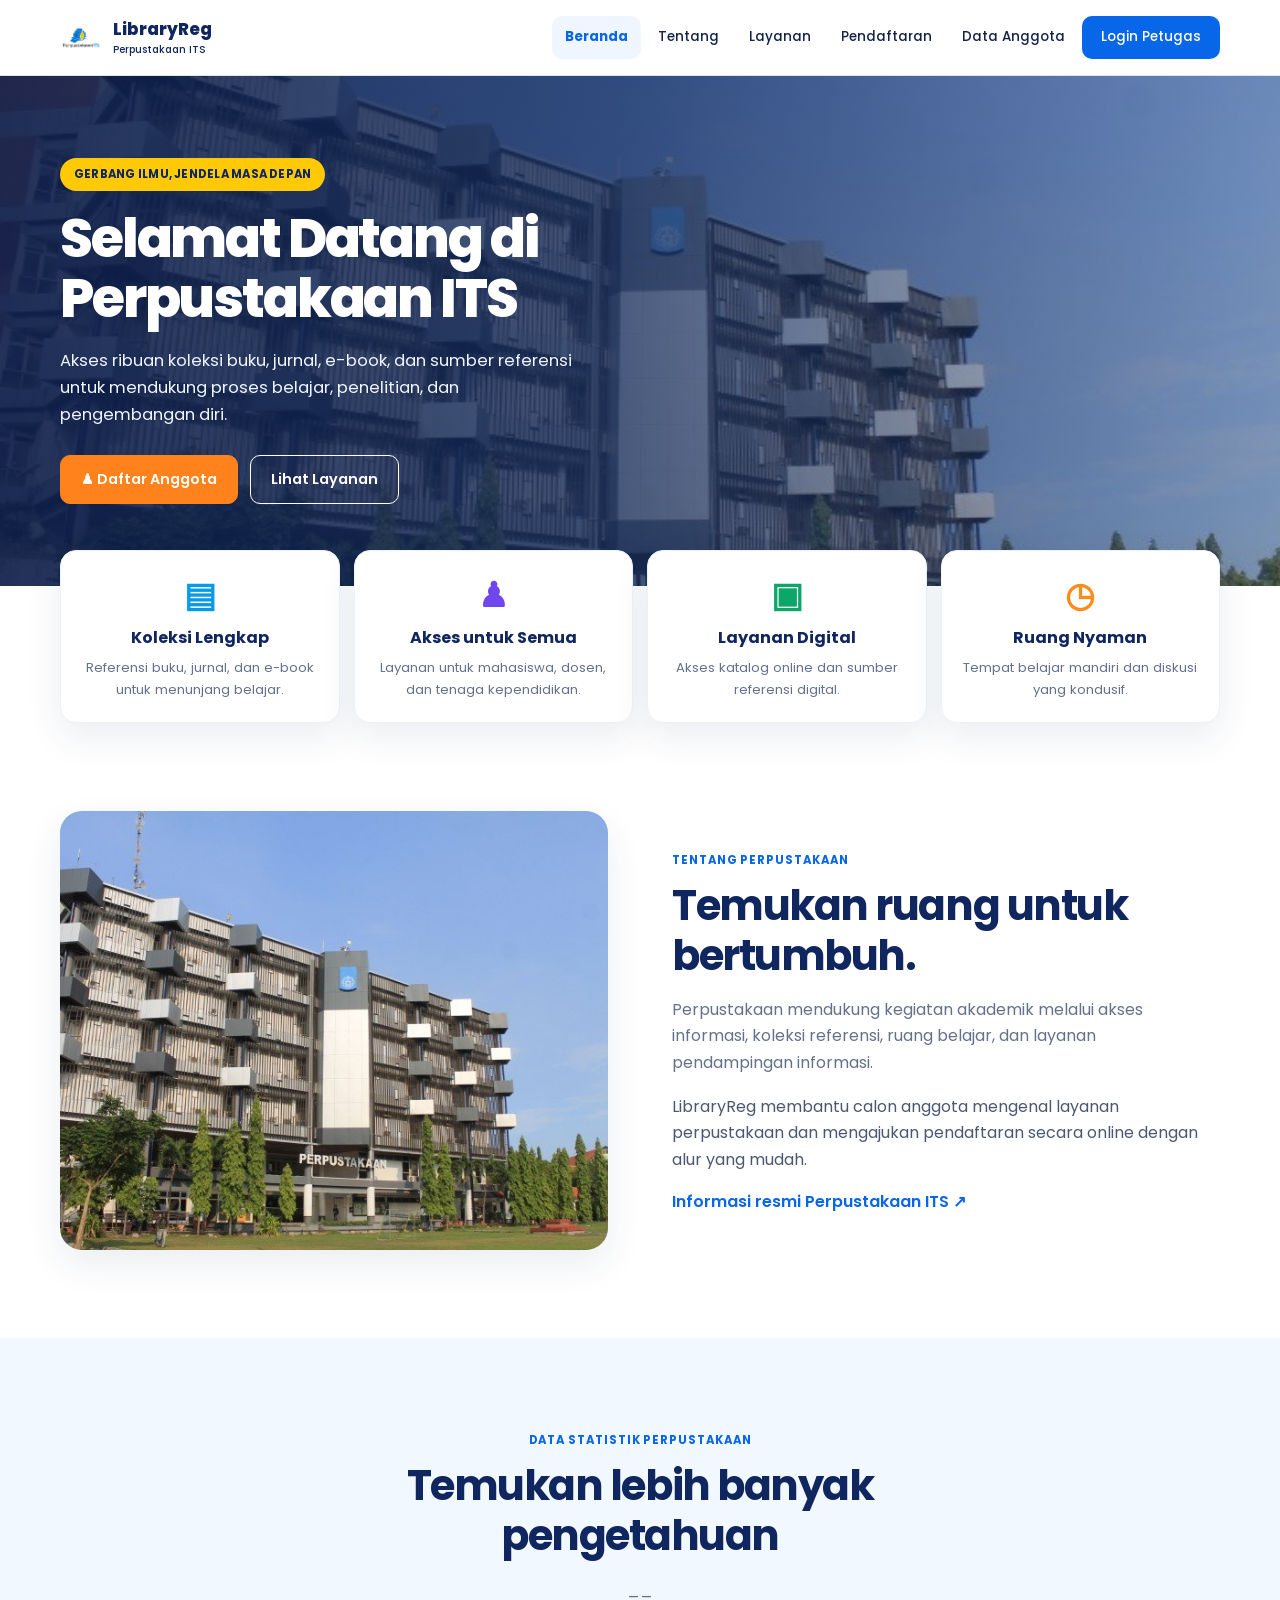
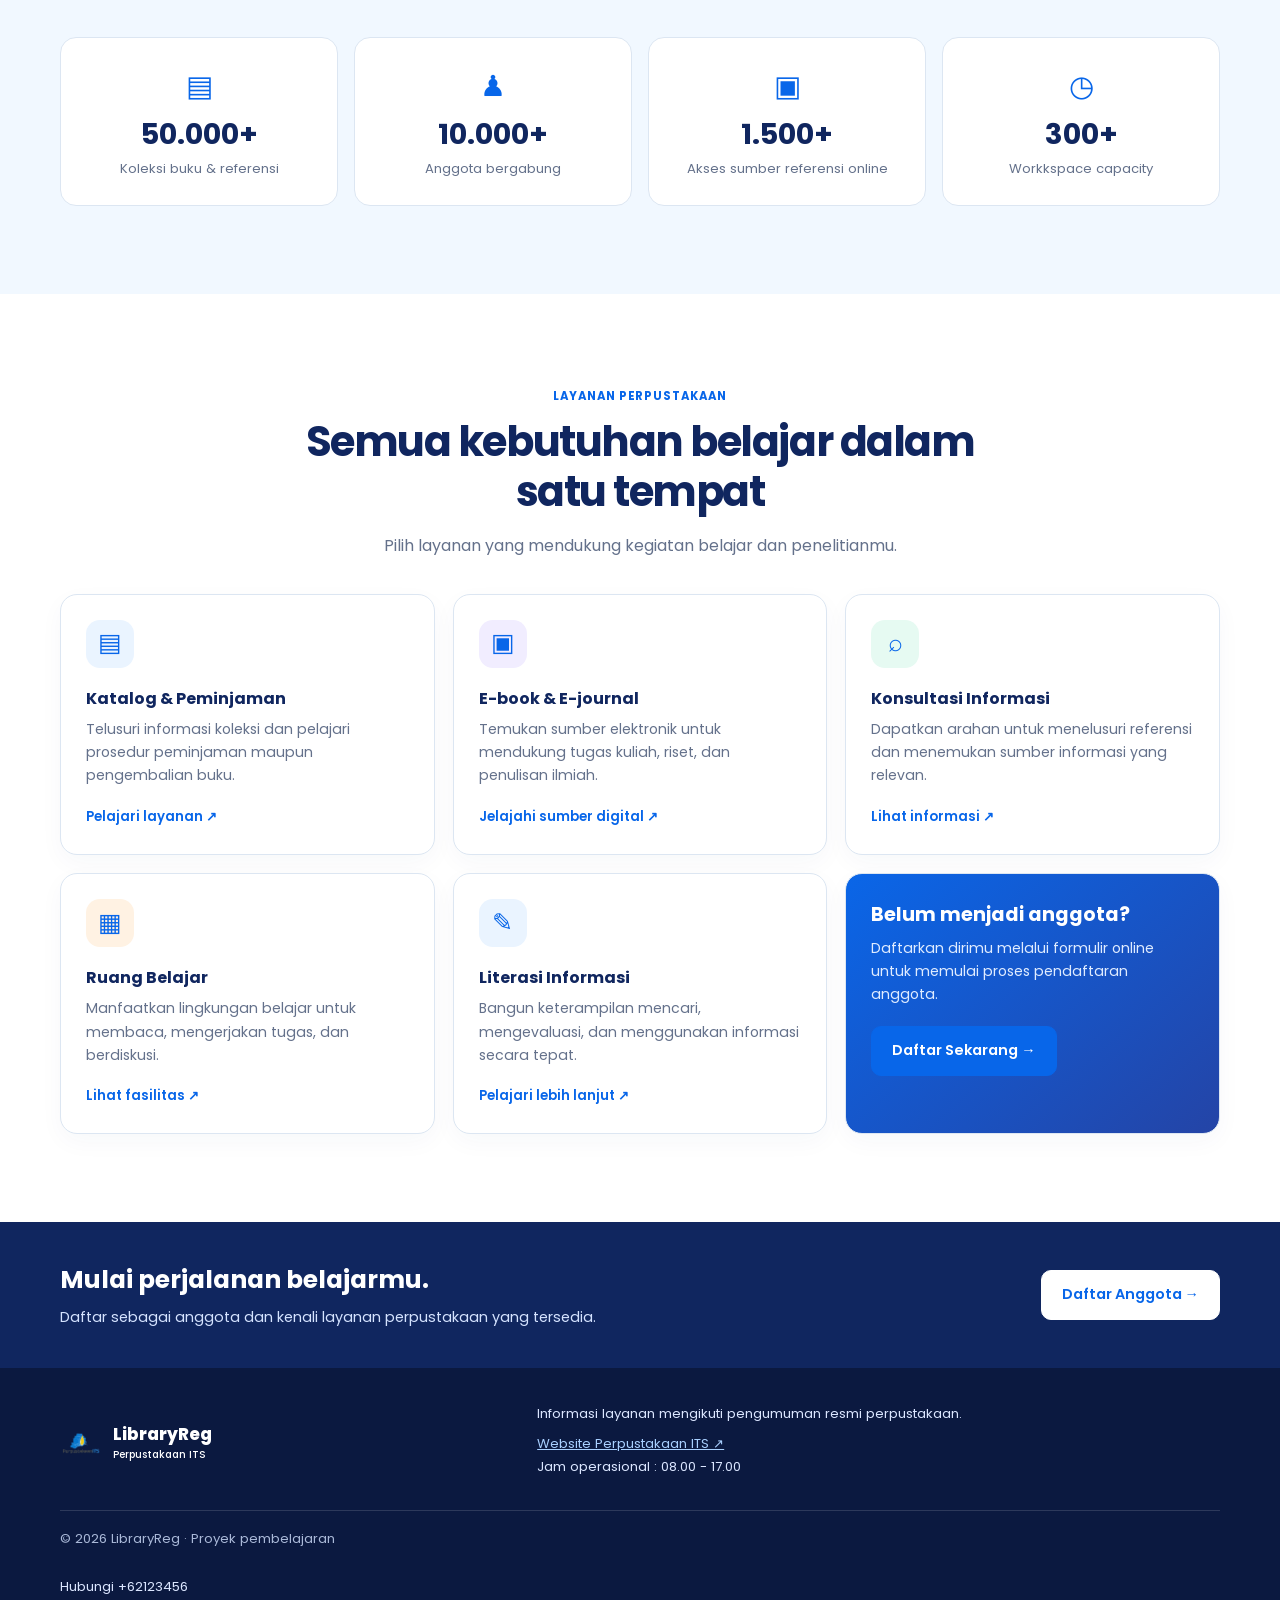
<file: ETS/index.html>
<!DOCTYPE html>
<html lang="id">
<head>
  <meta charset="UTF-8">
  <meta name="viewport" content="width=device-width, initial-scale=1">
  <meta name="description" content="LibraryReg — informasi dan pendaftaran anggota perpustakaan.">
  <title>Beranda | LibraryReg</title>
  <link rel="preconnect" href="https://fonts.googleapis.com">
  <link rel="preconnect" href="https://fonts.gstatic.com" crossorigin>
  <link href="https://fonts.googleapis.com/css2?family=Poppins:wght@400;500;600;700;800&display=swap" rel="stylesheet">
  <link rel="stylesheet" href="style.css">
</head>
<body>
  <header class="navbar">
    <div class="container navbar__inner">
      <a class="brand" href="index.html">
        <img src="image/logo.png" alt="perpustakaan">
        <span>
          <b>LibraryReg</b>
          <small>Perpustakaan ITS</small>
        </span>
      </a>
      <button class="nav-toggle" id="navToggle" aria-label="Buka menu" aria-expanded="false" aria-controls="navMenu">
        <span></span>
      </button>
      <nav>
        <ul class="nav-menu" id="navMenu">
          <li><a class="active" href="index.html">Beranda</a></li>
          <li><a href="#tentang">Tentang</a></li>
          <li><a href="#layanan">Layanan</a></li>
          <li><a href="formreg.html">Pendaftaran</a></li>
          <li><a href="memberlist.html">Data Anggota</a></li>
          <li><a class="nav-login" href="login.html">Login Petugas</a></li>
        </ul>
      </nav>
    </div>
  </header>

  <main>
    <section class="hero">
      <div class="container hero__inner">
        <div class="hero__content">
          <span class="hero__tag">GERBANG ILMU, JENDELA MASA DEPAN</span>
          <h1>Selamat Datang di<br>Perpustakaan ITS</h1>
          <p>Akses ribuan koleksi buku, jurnal, e-book, dan sumber referensi untuk mendukung proses belajar, penelitian, dan pengembangan diri.</p>
          <div class="hero__actions">
            <a class="btn" href="formreg.html">♟ Daftar Anggota</a>
            <a class="btn btn--outline" href="#layanan">Lihat Layanan</a>
          </div>
        </div>
      </div>
    </section>

    <section class="feature-strip" aria-label="Keunggulan perpustakaan">
      <div class="container feature-grid">
        <article class="feature-card">
          <span class="feature-icon blue">▤</span>
          <h3>Koleksi Lengkap</h3>
          <p>Referensi buku, jurnal, dan e-book untuk menunjang belajar.</p>
        </article>
        <article class="feature-card">
          <span class="feature-icon purple">♟</span>
          <h3>Akses untuk Semua</h3>
          <p>Layanan untuk mahasiswa, dosen, dan tenaga kependidikan.</p>
        </article>
        <article class="feature-card">
          <span class="feature-icon green">▣</span>
          <h3>Layanan Digital</h3>
          <p>Akses katalog online dan sumber referensi digital.</p>
        </article>
        <article class="feature-card">
          <span class="feature-icon orange">◷</span>
          <h3>Ruang Nyaman</h3>
          <p>Tempat belajar mandiri dan diskusi yang kondusif.</p>
        </article>
      </div>
    </section>

    <section class="section" id="tentang">
      <div class="container split">
        <div class="photo-frame">
          <img src="image/perpustakaan.jpeg" alt="Suasana ruang perpustakaan dengan koleksi buku">
        </div>
        <div>
          <span class="eyebrow">TENTANG PERPUSTAKAAN</span>
          <h2 class="section-title">Temukan ruang untuk bertumbuh.</h2>
          <p class="section-lead">Perpustakaan mendukung kegiatan akademik melalui akses informasi, koleksi referensi, ruang belajar, dan layanan pendampingan informasi.</p>
          <p>LibraryReg membantu calon anggota mengenal layanan perpustakaan dan mengajukan pendaftaran secara online dengan alur yang mudah.</p>
          <a class="text-link" href="https://www.its.ac.id/perpustakaan/" target="_blank" rel="noopener">Informasi resmi Perpustakaan ITS ↗</a>
        </div>
      </div>
    </section>

    <section class="section section--tint" id="statistik">
      <div class="container">
        <div class="section-heading">
          <span class="eyebrow">DATA STATISTIK PERPUSTAKAAN</span>
          <h2 class="section-title">Temukan lebih banyak pengetahuan</h2>
          <p class="section-lead">__</p>
        </div>
        <div class="stats-grid">
          <article class="stat-card">
            <span class="stat-icon">▤</span>
            <strong>50.000+</strong>
            <span>Koleksi buku & referensi</span>
          </article>
          <article class="stat-card">
            <span class="stat-icon">♟</span>
            <strong id="memberStat">10.000+</strong>
            <span>Anggota bergabung</span>
          </article>
          <article class="stat-card">
            <span class="stat-icon">▣</span>
            <strong>1.500+</strong>
            <span>Akses sumber referensi online</span>
          </article>
          <article class="stat-card">
            <span class="stat-icon">◷</span>
            <strong>300+</strong>
            <span>Workkspace capacity</span>
          </article>
        </div>
      </div>
    </section>

    <section class="section" id="layanan">
      <div class="container">
        <div class="section-heading">
          <span class="eyebrow">LAYANAN PERPUSTAKAAN</span>
          <h2 class="section-title">Semua kebutuhan belajar dalam satu tempat</h2>
          <p class="section-lead">Pilih layanan yang mendukung kegiatan belajar dan penelitianmu.</p>
        </div>
        <div class="service-grid">
          <article class="service-card">
            <span class="service-icon">▤</span>
            <h3>Katalog & Peminjaman</h3>
            <p>Telusuri informasi koleksi dan pelajari prosedur peminjaman maupun pengembalian buku.</p>
            <a href="https://www.its.ac.id/perpustakaan/" target="_blank" rel="noopener">Pelajari layanan ↗</a>
          </article>
          <article class="service-card">
            <span class="service-icon purple">▣</span>
            <h3>E-book & E-journal</h3>
            <p>Temukan sumber elektronik untuk mendukung tugas kuliah, riset, dan penulisan ilmiah.</p>
            <a href="https://www.its.ac.id/perpustakaan/" target="_blank" rel="noopener">Jelajahi sumber digital ↗</a>
          </article>
          <article class="service-card">
            <span class="service-icon green">⌕</span>
            <h3>Konsultasi Informasi</h3>
            <p>Dapatkan arahan untuk menelusuri referensi dan menemukan sumber informasi yang relevan.</p>
            <a href="https://www.its.ac.id/perpustakaan/" target="_blank" rel="noopener">Lihat informasi ↗</a>
          </article>
          <article class="service-card">
            <span class="service-icon orange">▦</span>
            <h3>Ruang Belajar</h3>
            <p>Manfaatkan lingkungan belajar untuk membaca, mengerjakan tugas, dan berdiskusi.</p>
            <a href="https://www.its.ac.id/perpustakaan/" target="_blank" rel="noopener">Lihat fasilitas ↗</a>
          </article>
          <article class="service-card">
            <span class="service-icon">✎</span>
            <h3>Literasi Informasi</h3>
            <p>Bangun keterampilan mencari, mengevaluasi, dan menggunakan informasi secara tepat.</p>
            <a href="https://www.its.ac.id/perpustakaan/" target="_blank" rel="noopener">Pelajari lebih lanjut ↗</a>
          </article>
          <article class="service-card service-cta">
            <h3>Belum menjadi anggota?</h3>
            <p>Daftarkan dirimu melalui formulir online untuk memulai proses pendaftaran anggota.</p>
            <a class="btn" href="formreg.html">Daftar Sekarang →</a>
          </article>
        </div>
      </div>
    </section>

    <section class="join-banner">
      <div class="container join-inner">
        <div>
          <h2>Mulai perjalanan belajarmu.</h2>
          <p>Daftar sebagai anggota dan kenali layanan perpustakaan yang tersedia.</p>
        </div>
        <a class="btn btn--white" href="formreg.html">Daftar Anggota →</a>
      </div>
    </section>
  </main>

  <footer class="footer">
    <div class="container footer-inner">
      <a class="brand brand--footer" href="index.html">
        <img src="image/logo.png" alt="">
        <span>
          <b>LibraryReg</b>
          <small>Perpustakaan ITS</small>
        </span>
      </a>
      <div>
        <p>Informasi layanan mengikuti pengumuman resmi perpustakaan.</p>
        <a href="https://www.its.ac.id/perpustakaan/" target="_blank" rel="noopener">Website Perpustakaan ITS ↗</a>
        <p>Jam operasional : 08.00 - 17.00</p>
      </div>
      <p class="copyright">© 2026 LibraryReg · Proyek pembelajaran</p>
      <p>Hubungi +62123456</p>
    </div>
  </footer >
  <script src="script.js"></script>
</body>
</html>
</file>
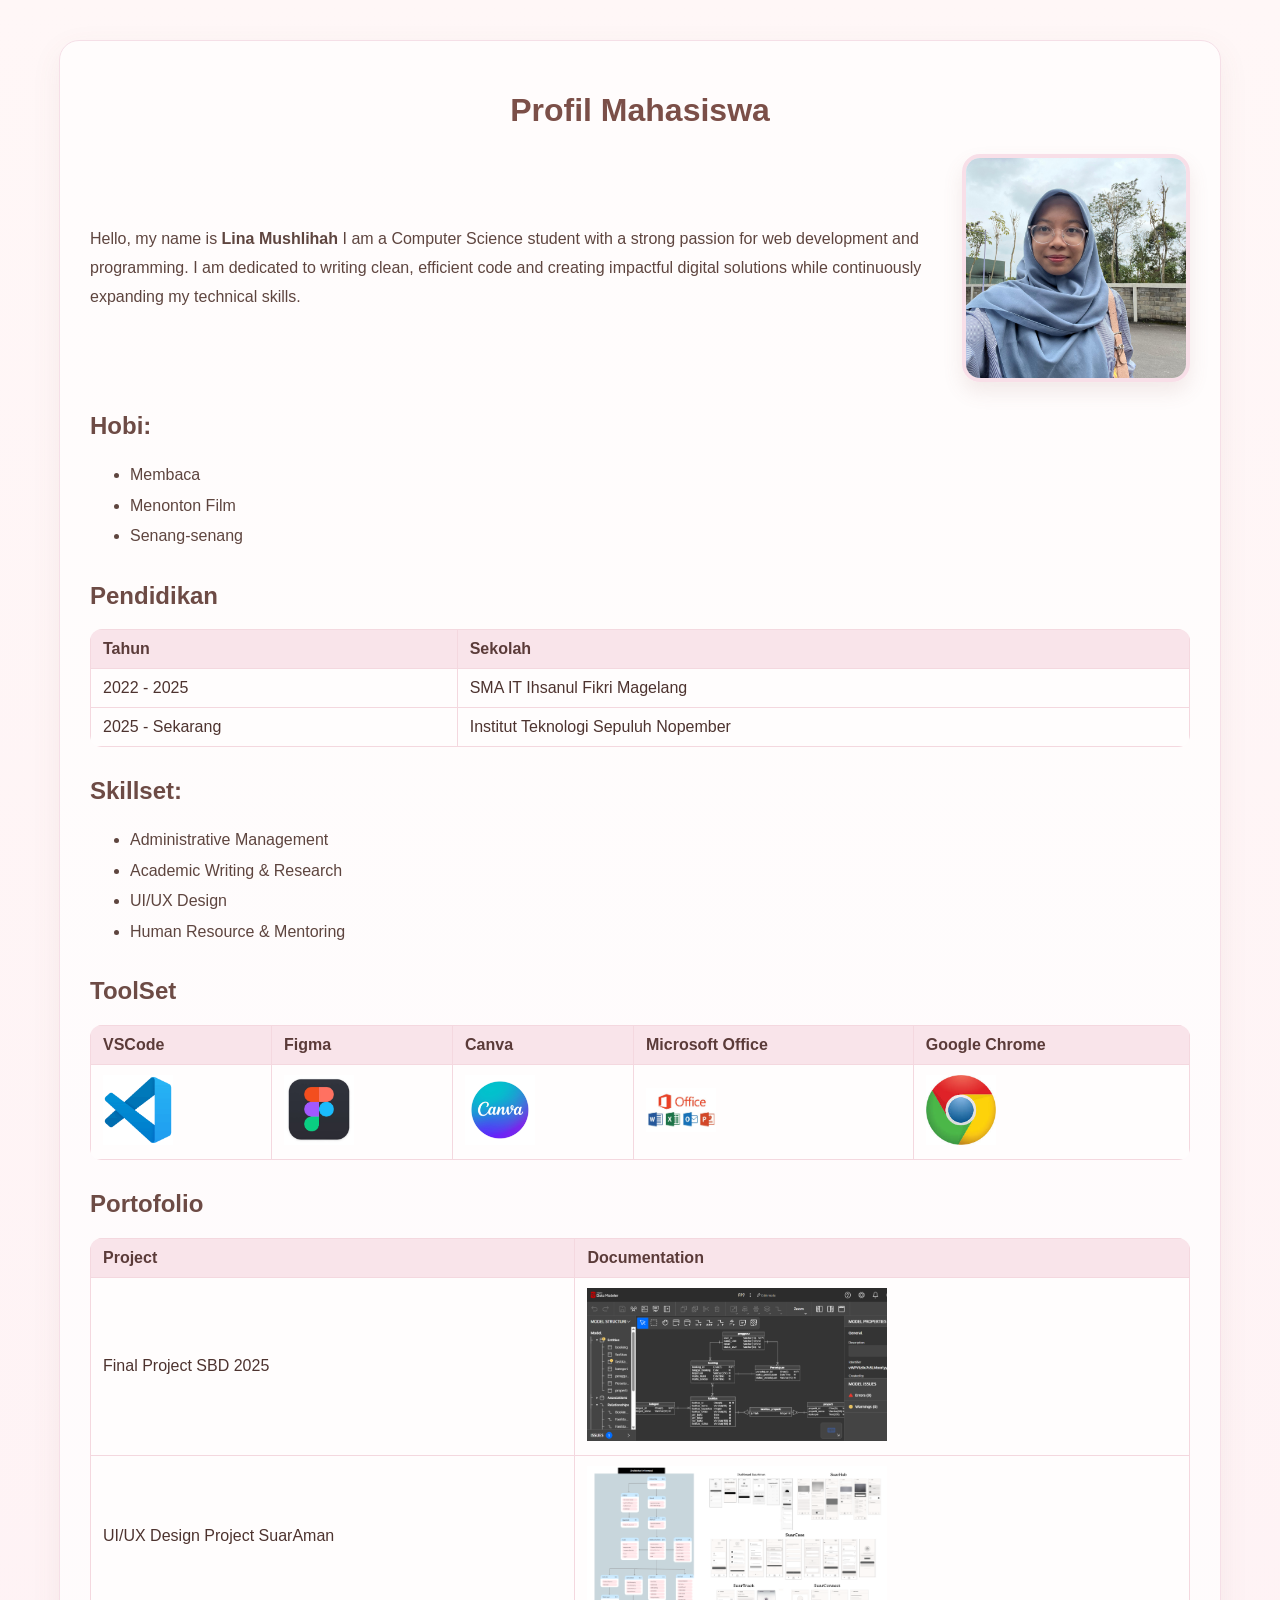
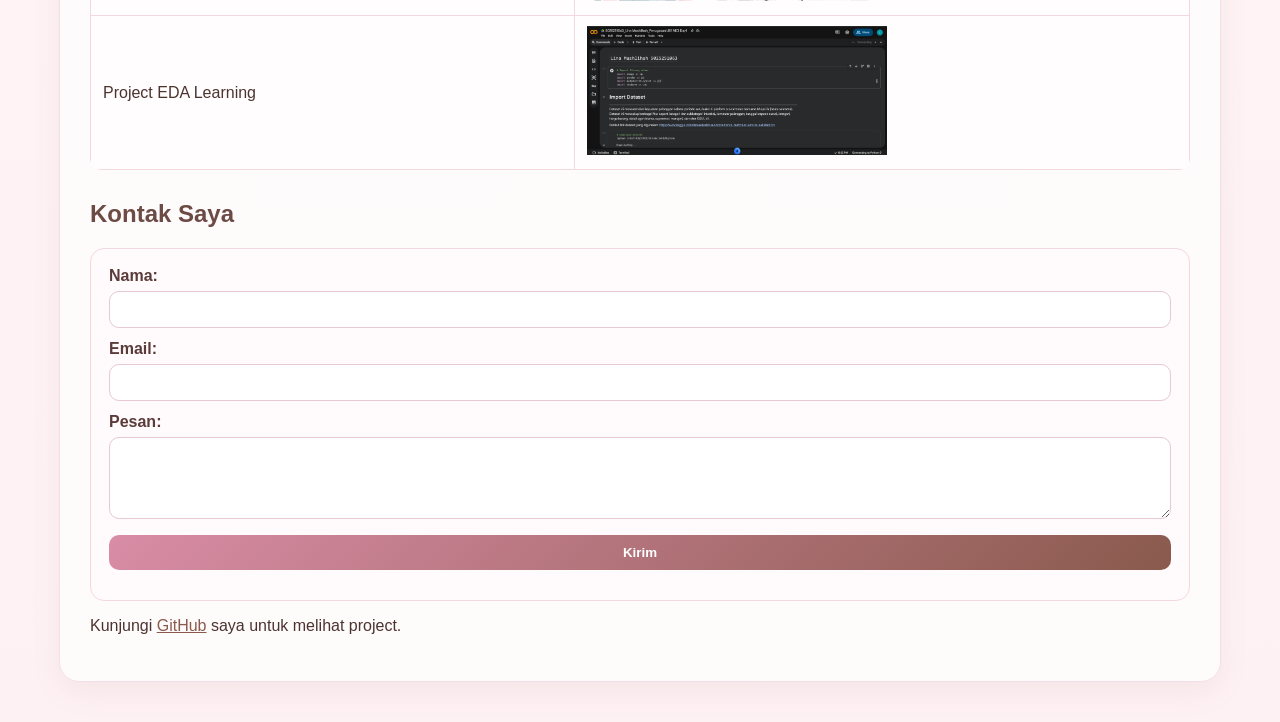
<file: Week-2_HTML-CSS/index.html>
<!DOCTYPE html>
<html>
<head>
    <title>Profil Saya</title>
    <link rel="stylesheet" href="style.css">
    </head>
<body>
    <div class="container">
        <h1>Profil Mahasiswa</h1>

        <div class="intro">
            <p>Hello, my name is <b>Lina Mushlihah</b> 
                I am a Computer Science student with a strong passion for web development and programming. 
                I am dedicated to writing clean, efficient code and creating impactful digital solutions while continuously expanding my technical skills.</p>
            <img class="profile-img" src="./assets/linapic6.jpeg" alt="Foto Profil">

        </div>

        <h2>Hobi:</h2>
        <ul>
            <li>Membaca</li>
            <li>Menonton Film</li>
            <li>Senang-senang</li>
        </ul>

        <h2>Pendidikan</h2>
        <table>
            <tr>
                <th>Tahun</th>
                <th>Sekolah</th>
            </tr>
            <tr>
                <td>2022 - 2025</td>
                <td>SMA IT Ihsanul Fikri Magelang</td>
            </tr>
            <tr>
                <td>2025 - Sekarang</td>
                <td>Institut Teknologi Sepuluh Nopember</td>
            </tr>
        </table>

        <h2>Skillset:</h2>
        <ul>
            <li>Administrative Management</li>
            <li>Academic Writing & Research</li>
            <li>UI/UX Design</li>
            <li>Human Resource & Mentoring</li>
        </ul>

        <h2>ToolSet</h2>
        <table class="tool-table">
            <tr>
                <th>VSCode</th>
                <th>Figma</th>
                <th>Canva</th>
                <th>Microsoft Office</th>
                <th>Google Chrome</th>
            </tr>
            <tr>
                <td><img src="./assets/vscode.png" alt="vscode"></td>
                <td><img src="./assets/figma.jpeg" alt="figma"></td>
                <td><img src="./assets/canva.jpeg" alt="canva"></td>
                <td><img src="./assets/microsoft.jpeg" alt="microsoft"></td>
                <td><img src="./assets/chrome.jpeg" alt="chrome"></td>
            </tr>
        </table>

        <h2>Portofolio</h2>
        <table>
            <tr>
                <th>Project</th>
                <th>Documentation</th>
            </tr>
            <tr>
                <td>Final Project SBD 2025</td>
                <td><img src="./assets/FPSBD.png" alt="cdm" width="300"></td>
            </tr>
            <tr>
                <td>UI/UX Design Project SuarAman</td>
                <td><img src="./assets/SuarAman.png" alt="uiux" width="300"></td>
            </tr>
            <tr>
                <td>Project EDA Learning</td>
                <td><img src="./assets/EDA_MCI.png" alt="eda" width="300"></td>
            </tr>
        </table>

        <h2>Kontak Saya</h2>
        <form action="https://formspree.io/f/xzebkqjb" method="POST"> 
        <label>Nama:</label>
        <input type="text" name="nama" required>
        
        <label>Email:</label>
        <input type="email" name="email" required>
        
        <label>Pesan:</label>
        <textarea name="pesan" rows="4" cols="30" required></textarea>
        
        <input type="submit" value="Kirim">
        </form>

        <p>Kunjungi <a href="https://github.com/linamushlihah/Pemrograman-Web-B">GitHub</a> saya untuk melihat project.</p>
    </div>
</body>
</html>
</file>
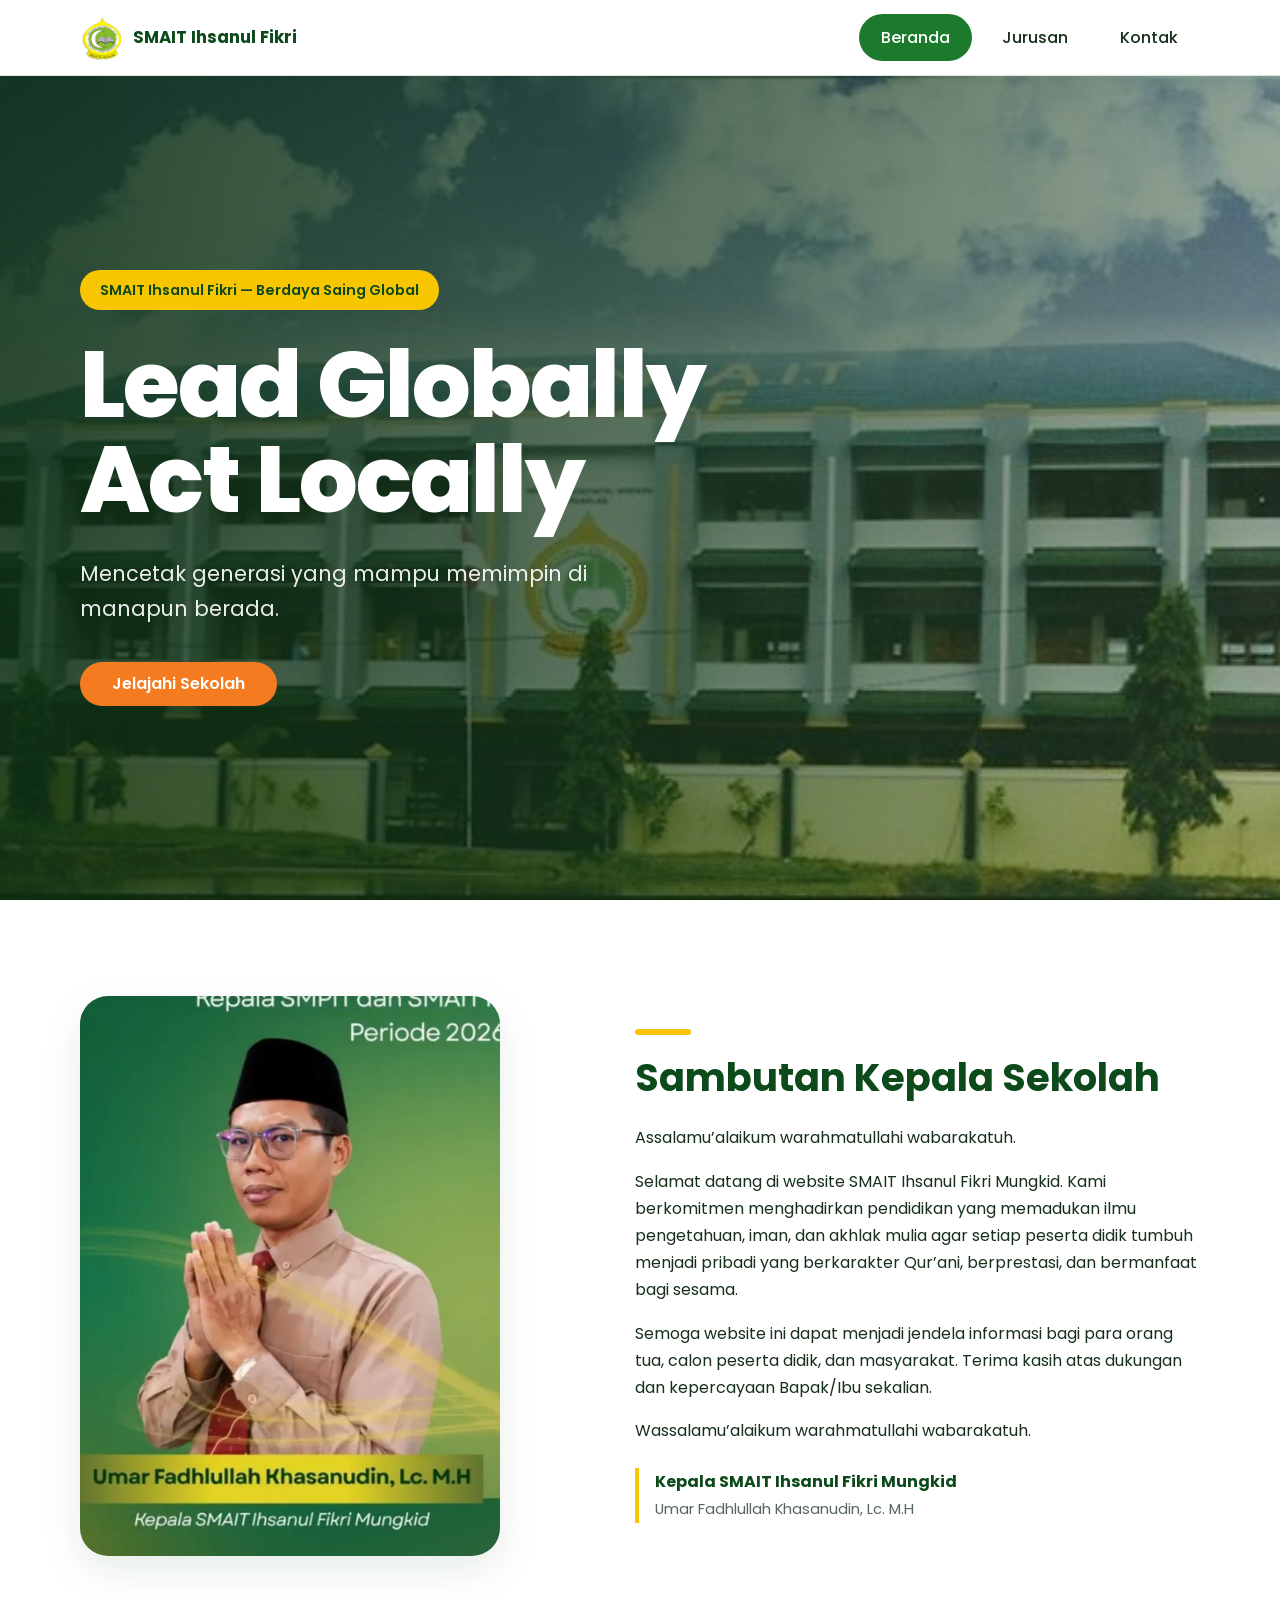
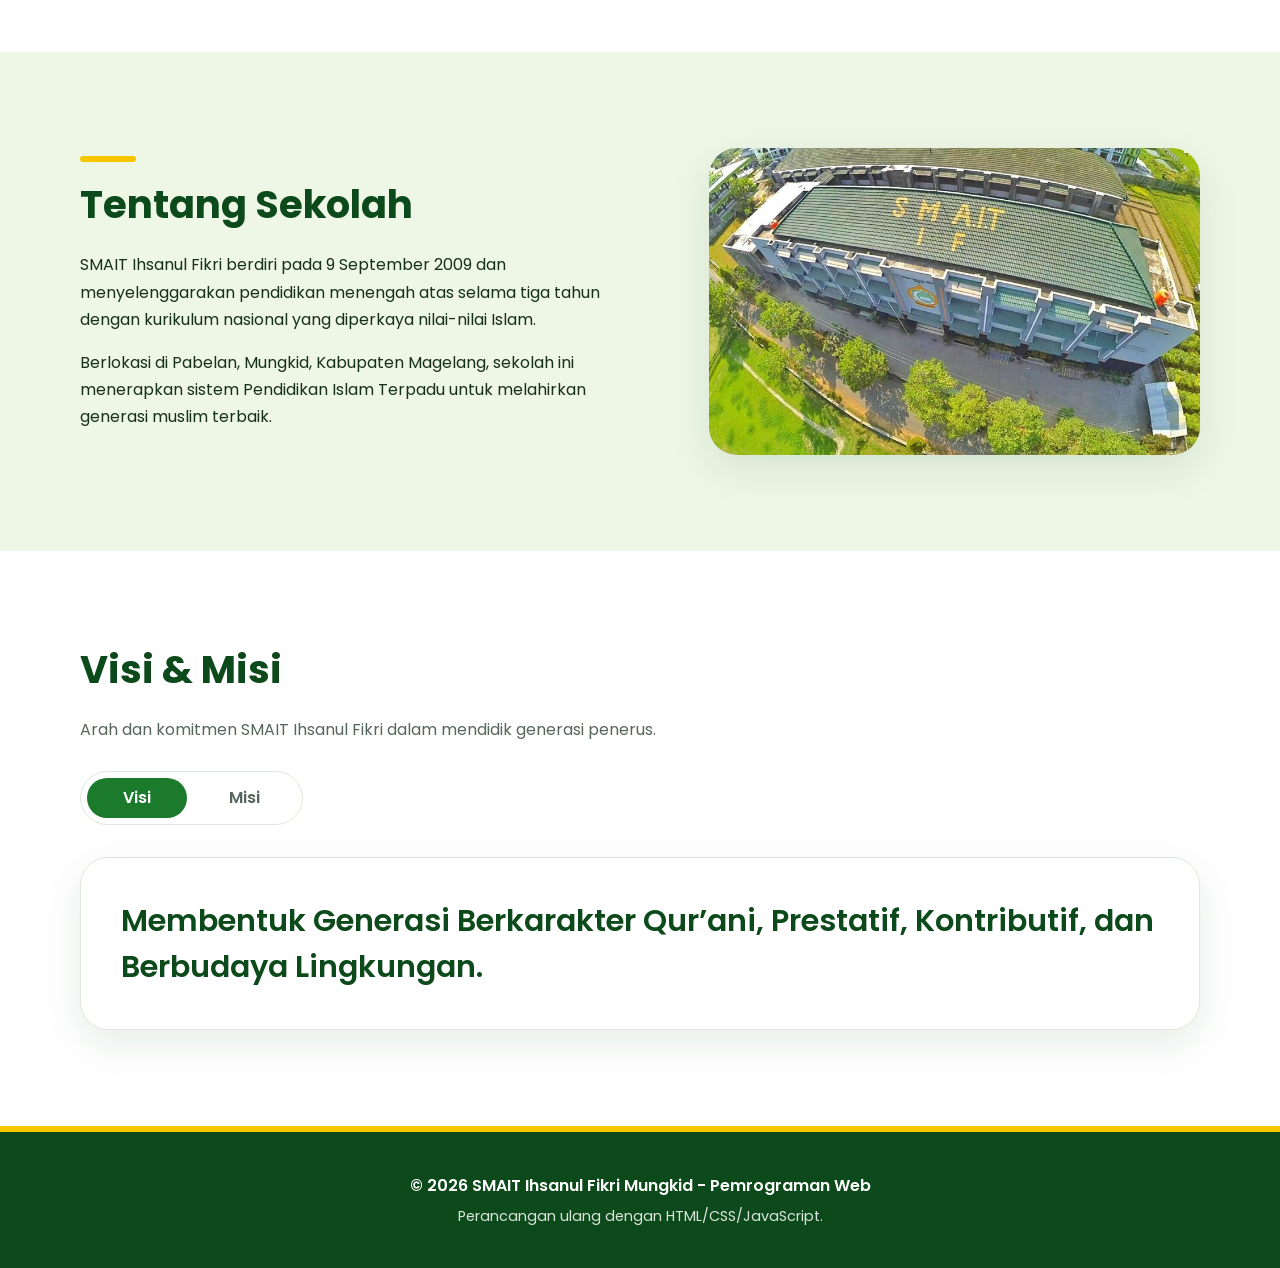
<file: Week3/index.html>
<!DOCTYPE html>
<html lang="id">
<head>
  <meta charset="UTF-8">
  <meta name="viewport" content="width=device-width, initial-scale=1">
  <title>Beranda - SMAIT Ihsanul Fikri</title>
  <meta name="description" content="Website SMAIT Ihsanul Fikri Mungkid - Lead Globally, Act Locally.">
  <link rel="preconnect" href="https://fonts.googleapis.com">
  <link rel="preconnect" href="https://fonts.gstatic.com" crossorigin>
  <link href="https://fonts.googleapis.com/css2?family=Poppins:wght@400;500;600;700;800&display=swap" rel="stylesheet">
  <link rel="stylesheet" href="style.css">
</head>
<body>

  <!-- NAVBAR -->
  <header class="navbar">
    <div class="container navbar__inner">
      <a href="index.html" class="brand">
        <img src="./image/logo.png" alt="Logo SMAIT Ihsanul Fikri">
        <span>SMAIT Ihsanul Fikri</span>
      </a>

      <button class="nav-toggle" id="navToggle" aria-label="Buka menu" aria-expanded="false" aria-controls="navMenu">
        <span></span>
      </button>

      <ul class="nav-menu" id="navMenu">
        <li><a href="index.html" class="active">Beranda</a></li>
        <li><a href="jurusan.html">Jurusan</a></li>
        <li><a href="kontak.html">Kontak</a></li>
      </ul>
    </div>
  </header>

  <main>
    <!-- HERO -->
    <section class="hero">
      <div class="container">
        <div class="hero__content">
          <span class="hero__tag">SMAIT Ihsanul Fikri — Berdaya Saing Global</span>
          <h1>Lead Globally<br>Act Locally</h1>
          <p>Mencetak generasi yang mampu memimpin di manapun berada.</p>
          <a href="#sambutan" class="btn">Jelajahi Sekolah</a>
        </div>
      </div>
    </section>

    <!-- SAMBUTAN KEPALA SEKOLAH -->
    <section class="section" id="sambutan">
      <div class="container split">
        <div class="photo-frame photo-frame--portrait">
          <img src="./image/kepala-sekolah.jpg" alt="Kepala SMAIT Ihsanul Fikri Mungkid">
        </div>

        <div>
          <div class="quote-mark"></div>
          <h2 class="section-title">Sambutan Kepala Sekolah</h2>
          <p>Assalamu’alaikum warahmatullahi wabarakatuh.</p>
          <p>Selamat datang di website SMAIT Ihsanul Fikri Mungkid. Kami berkomitmen menghadirkan pendidikan yang memadukan ilmu pengetahuan, iman, dan akhlak mulia agar setiap peserta didik tumbuh menjadi pribadi yang berkarakter Qur’ani, berprestasi, dan bermanfaat bagi sesama.</p>
          <p>Semoga website ini dapat menjadi jendela informasi bagi para orang tua, calon peserta didik, dan masyarakat. Terima kasih atas dukungan dan kepercayaan Bapak/Ibu sekalian.</p>
          <p>Wassalamu’alaikum warahmatullahi wabarakatuh.</p>
          <div class="signature">
            <strong>Kepala SMAIT Ihsanul Fikri Mungkid</strong>
            <span>Umar Fadhlullah Khasanudin, Lc. M.H</span>
          </div>
        </div>
      </div>
    </section>

    <!-- TENTANG SEKOLAH -->
    <section class="section section--tint" id="tentang">
      <div class="container split split--reverse">
        <div>
          <div class="quote-mark"></div>
          <h2 class="section-title">Tentang Sekolah</h2>
          <p>SMAIT Ihsanul Fikri berdiri pada 9 September 2009 dan menyelenggarakan pendidikan menengah atas selama tiga tahun dengan kurikulum nasional yang diperkaya nilai-nilai Islam.</p>
          <p>Berlokasi di Pabelan, Mungkid, Kabupaten Magelang, sekolah ini menerapkan sistem Pendidikan Islam Terpadu untuk melahirkan generasi muslim terbaik.</p>
        </div>
        <div class="photo-frame photo-frame--wide">
          <img src="./image/sekolah-aerial.jpg" alt="Foto udara gedung SMAIT Ihsanul Fikri">
        </div>
      </div>
    </section>

    <!-- VISI & MISI -->
    <section class="section" id="visi-misi">
      <div class="container">
        <h2 class="section-title">Visi &amp; Misi</h2>
        <p class="section-lead">Arah dan komitmen SMAIT Ihsanul Fikri dalam mendidik generasi penerus.</p>

        <div class="tabs" role="tablist" aria-label="Pilih Visi atau Misi">
          <button class="tab-btn active" role="tab" aria-selected="true" data-target="panel-visi">Visi</button>
          <button class="tab-btn" role="tab" aria-selected="false" data-target="panel-misi">Misi</button>
        </div>

        <div class="tab-panel active" id="panel-visi" role="tabpanel">
          <p class="visi-text">Membentuk Generasi Berkarakter Qur’ani, Prestatif, Kontributif, dan Berbudaya Lingkungan.</p>
        </div>

        <div class="tab-panel" id="panel-misi" role="tabpanel">
          <ul class="misi-list">
            <li>Menciptakan lingkungan yang memiliki keimanan dan ketaqwaan kepada Allah SWT dengan aqidah yang lurus dan ibadah yang benar.</li>
            <li>Membentuk sumber daya manusia yang berkepribadian matang dan berakhlak mulia.</li>
            <li>Menyelenggarakan pembelajaran bagi siswa, guru, dan karyawan dalam hal membaca, menghafal, dan memahami Al-Qur’an dengan baik.</li>
            <li>Menciptakan lingkungan kerja dengan pribadi yang bersungguh-sungguh, disiplin, dan mampu mengendalikan diri.</li>
            <li>Membentuk pribadi yang memiliki wawasan luas, kreatif, dan bernalar kritis.</li>
          </ul>
        </div>
      </div>
    </section>
  </main>

  <!-- FOOTER -->
  <footer class="footer">
    <div class="container">
      <p>© 2026 SMAIT Ihsanul Fikri Mungkid - Pemrograman Web </p>
      <p>Perancangan ulang dengan HTML/CSS/JavaScript.</p>
    </div>
  </footer>

  <script src="script.js"></script>
</body>
</html>
</file>
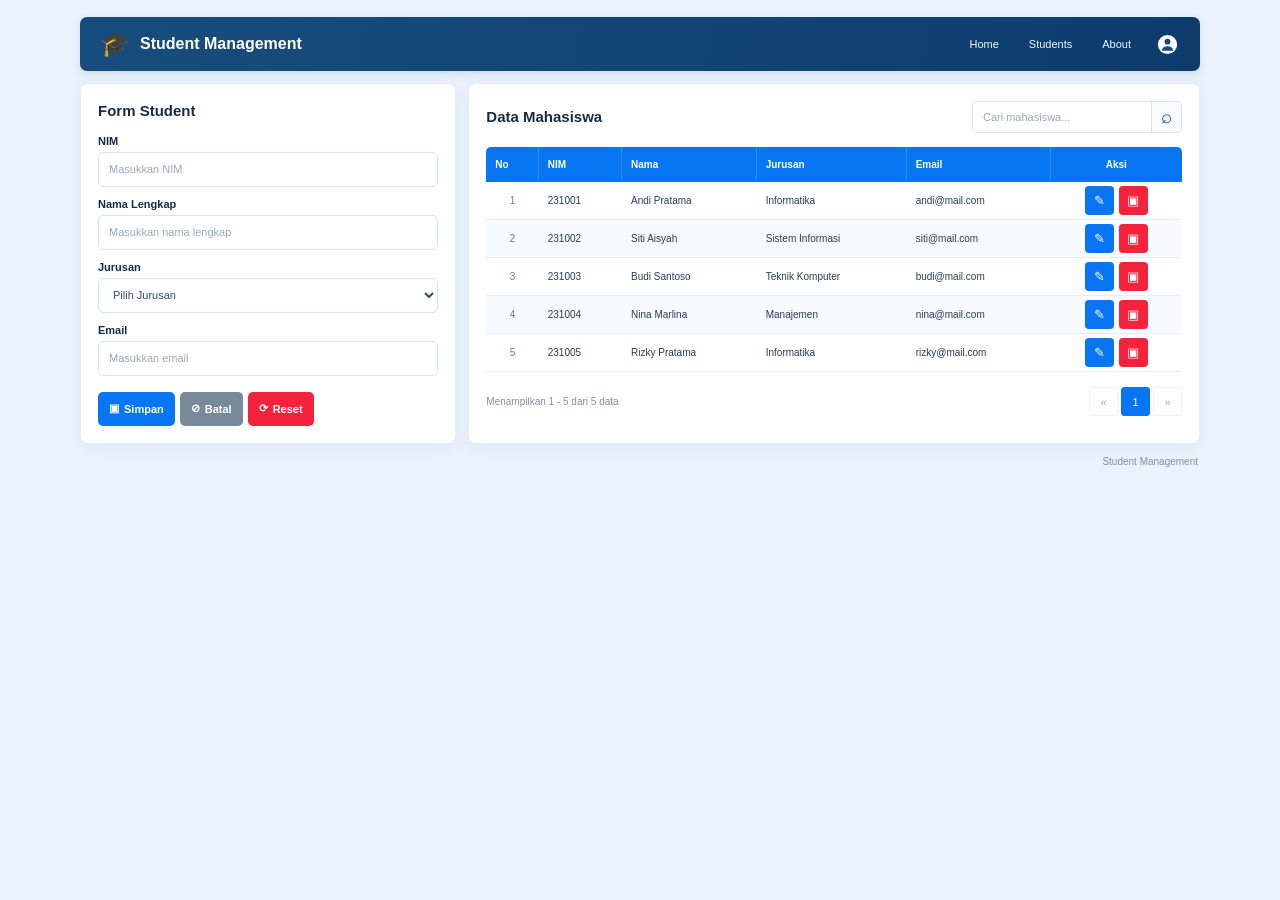
<file: Week5/index.html>
<!DOCTYPE html>
<html lang="id">
<head>
  <meta charset="UTF-8">
  <meta name="viewport" content="width=device-width, initial-scale=1.0">
  <title>Student Management</title>
  <link rel="stylesheet" href="style.css">
  <script src="script.js" defer></script>
</head>
<body>
  <div class="app-shell">
    <header class="navbar">
      <a class="brand" href="#" aria-label="Student Management">
        <span class="brand-icon" aria-hidden="true">🎓</span>
        <span>Student Management</span>
      </a>
      <nav class="nav-menu" aria-label="Navigasi utama">
        <a href="#home" class="nav-link">Home</a>
        <a href="#students" class="nav-link">Students</a>
        <a href="#about" class="nav-link">About</a>
      </nav>
      <button class="profile-button" type="button" aria-label="Profil pengguna">
        <svg viewBox="0 0 24 24" aria-hidden="true"><circle cx="12" cy="12" r="10" fill="white"/><circle cx="12" cy="9" r="3.1" fill="#164879"/><path d="M5.9 18.4c.7-3 2.8-4.5 6.1-4.5s5.4 1.5 6.1 4.5" fill="#164879"/></svg>
      </button>
    </header>

    <main class="dashboard" id="home">
      <section class="card form-card" aria-labelledby="form-title">
        <h1 id="form-title">Form Student</h1>
        <form id="student-form">
          <input type="hidden" id="edit-id">
          <div class="form-group">
            <label for="nim">NIM</label>
            <input id="nim" name="nim" type="text" placeholder="Masukkan NIM" required>
          </div>
          <div class="form-group">
            <label for="nama">Nama Lengkap</label>
            <input id="nama" name="nama" type="text" placeholder="Masukkan nama lengkap" required>
          </div>
          <div class="form-group">
            <label for="jurusan">Jurusan</label>
            <select id="jurusan" name="jurusan" required>
              <option value="">Pilih Jurusan</option>
              <option>Informatika</option>
              <option>Sistem Informasi</option>
              <option>Teknik Komputer</option>
              <option>Manajemen</option>
              <option>Akuntansi</option>
              <option>Desain Komunikasi Visual</option>
            </select>
          </div>
          <div class="form-group">
            <label for="email">Email</label>
            <input id="email" name="email" type="email" placeholder="Masukkan email" required>
          </div>
          <div class="form-actions">
            <button class="btn btn-primary" id="save-btn" type="submit"><span aria-hidden="true">▣</span> Simpan</button>
            <button class="btn btn-secondary" id="cancel-btn" type="button"><span aria-hidden="true">⊘</span> Batal</button>
            <button class="btn btn-danger" id="reset-btn" type="button"><span aria-hidden="true">⟳</span> Reset</button>
          </div>
        </form>
      </section>

      <section class="card data-card" id="students" aria-labelledby="data-title">
        <div class="table-header">
          <h2 id="data-title">Data Mahasiswa</h2>
          <label class="search-box" for="search-input">
            <input id="search-input" type="search" placeholder="Cari mahasiswa..." aria-label="Cari mahasiswa">
            <span class="search-icon" aria-hidden="true">⌕</span>
          </label>
        </div>
        <div class="table-wrap">
          <table>
            <thead>
              <tr><th>No</th><th>NIM</th><th>Nama</th><th>Jurusan</th><th>Email</th><th>Aksi</th></tr>
            </thead>
            <tbody id="student-rows"></tbody>
          </table>
          <div class="empty-state" id="empty-state" hidden>Data mahasiswa tidak ditemukan.</div>
        </div>
        <div class="table-footer">
          <p id="table-info">Menampilkan 1 - 5 dari 5 data</p>
          <nav class="pagination" id="pagination" aria-label="Pagination"></nav>
        </div>
      </section>
    </main>
    <footer id="about" class="page-footer">Student Management</footer>
  </div>
</body>
</html>
</file>
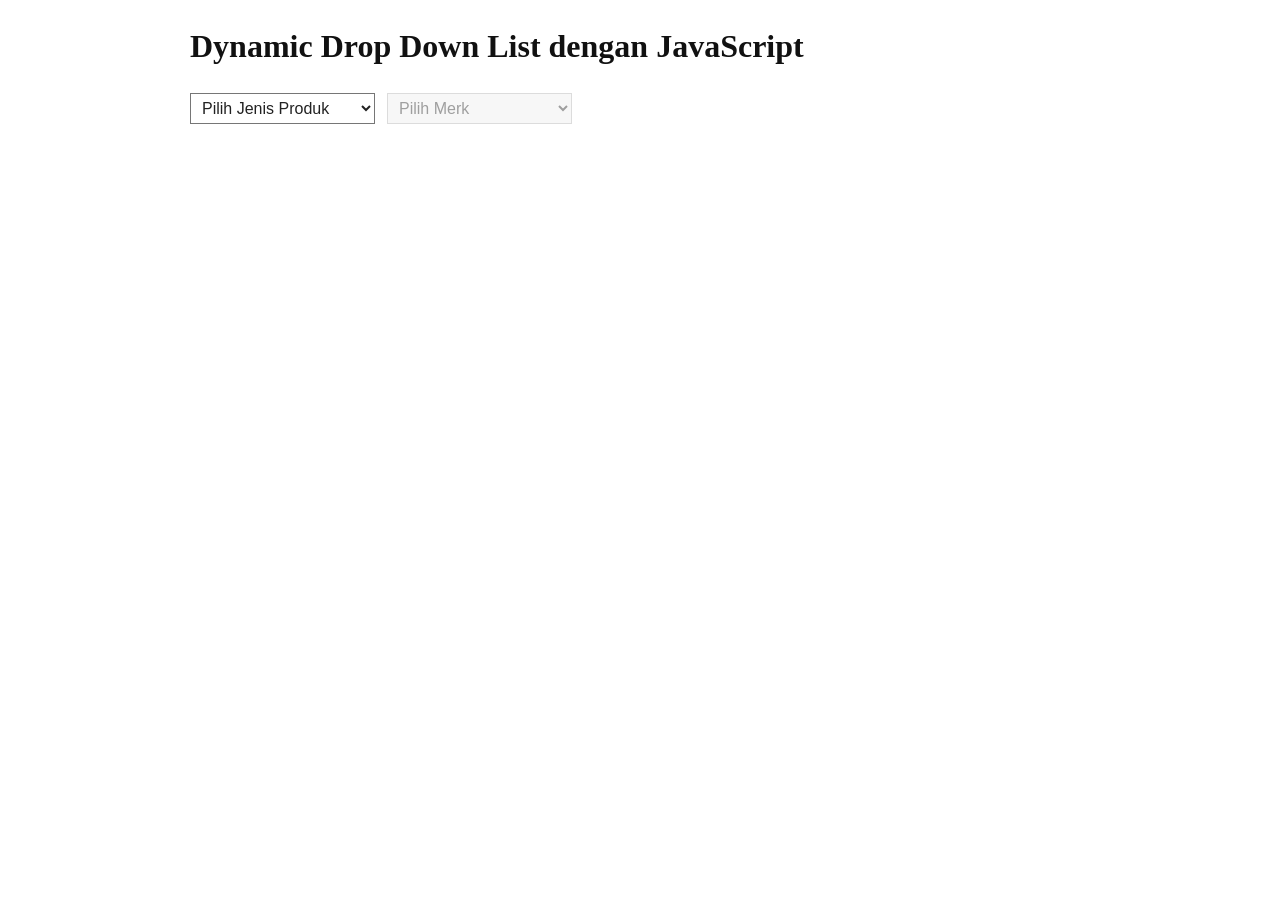
<file: Week6/index.html>
<!DOCTYPE html>
<html lang="id">
<head>
  <meta charset="UTF-8">
  <meta name="viewport" content="width=device-width, initial-scale=1.0">
  <title>Dynamic Drop Down List</title>
  <link rel="stylesheet" href="style.css">
  <script src="script.js" defer></script>
</head>
<body>
  <main class="container">
    <h1>Dynamic Drop Down List dengan JavaScript</h1>

    <div class="dropdown-row">
      <select id="jenisProduk" aria-label="Pilih jenis produk">
        <option value="">Pilih Jenis Produk</option>
        <option value="desktop">Desktop</option>
        <option value="laptop">Laptop</option>
        <option value="smartphone">Smartphone</option>
      </select>

      <select id="merkProduk" aria-label="Pilih merk produk" disabled>
        <option value="">Pilih Merk</option>
      </select>
    </div>

    <p id="hasil" aria-live="polite"></p>
  </main>
</body>
</html>
</file>
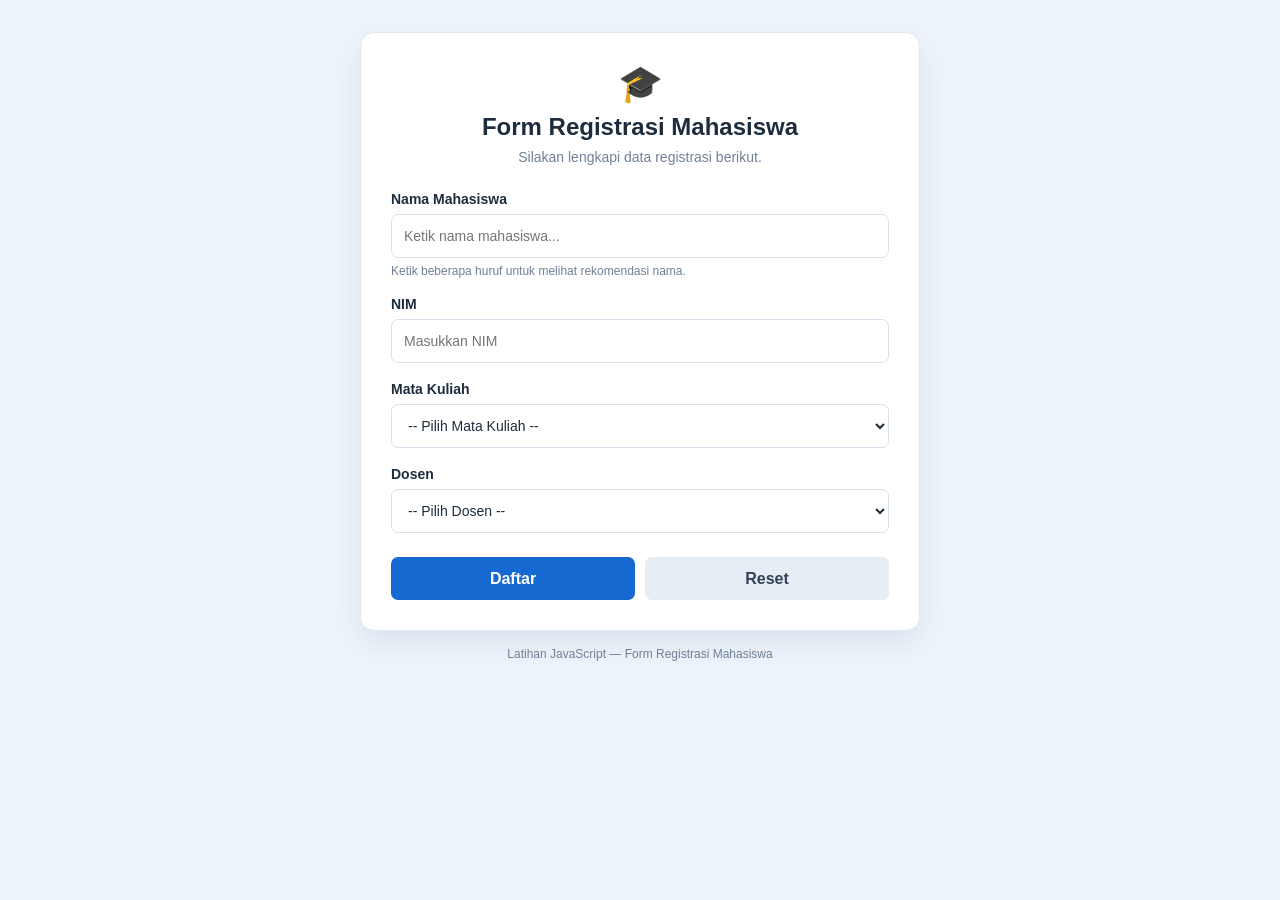
<file: Week6/form-registrasi/index.html>
<!doctype html>
<html lang="id">
<head>
<meta charset="utf-8">
<meta name="viewport" content="width=device-width, initial-scale=1">
<title>Form Registrasi Mahasiswa</title>
<link rel="stylesheet" href="style.css">
<script src="script.js" defer></script>
</head>
<body>
<main class="container">
  <section class="card">
    <header class="header">
      <div class="icon">🎓</div>
      <h1>Form Registrasi Mahasiswa</h1>
      <p>Silakan lengkapi data registrasi berikut.</p>
    </header>
    <form id="registration-form" novalidate>
      <div class="form-group autocomplete-wrap">
        <label for="nama">Nama Mahasiswa</label>
        <input id="nama" type="text" placeholder="Ketik nama mahasiswa..." autocomplete="off">
        <ul id="suggestions" class="suggestions" role="listbox" hidden></ul>
        <small class="help">Ketik beberapa huruf untuk melihat rekomendasi nama.</small>
        <small class="error" id="nama-error"></small>
      </div>
      <div class="form-group">
        <label for="nim">NIM</label>
        <input id="nim" type="text" placeholder="Masukkan NIM">
        <small class="error" id="nim-error"></small>
      </div>
      <div class="form-group">
        <label for="matakuliah">Mata Kuliah</label>
        <select id="matakuliah">
          <option value="">-- Pilih Mata Kuliah --</option>
          <option>Pemrograman Web</option><option>Pemrograman Berbasis Objek</option>
          <option>Konsep Perangkat Lunak</option><option>Jaringan Komputer</option>
          <option>Konsep Kecerdasan Artifisial</option><option>Matematika Diskrit</option>
          <option>Teori Graf</option>
        </select>
        <small class="error" id="matakuliah-error"></small>
      </div>
      <div class="form-group">
        <label for="dosen">Dosen</label>
        <select id="dosen">
          <option value="">-- Pilih Dosen --</option>
          <option>Fajar Baskoro, S.Kom., M.T.</option><option>Dr. Royyana Muslim Ijtihadie, S.Kom., M.Kom., Ph.D.</option>
          <option>Sarwosri, S.Kom., M.T.</option><option>Misbakhul Munir Irfan Subakti, S.Kom., M.Sc.</option>
          <option>Rizky Januar Akbar, S.Kom., M.Eng.</option>
          <option>Prof. Ir. Tohari Ahmad, S.Kom., M.Sc., Ph.D.</option>
          <option>Arya Yudhi Wijaya, S.Kom., M.Kom.</option>
          <option>Imam Mustafa Kamal, S.ST, Ph.D</option>
        </select>
        <small class="error" id="dosen-error"></small>
      </div>
      <div class="actions">
        <button class="primary" type="submit">Daftar</button>
        <button class="secondary" type="reset" id="reset-button">Reset</button>
      </div>
    </form>
    <div id="result" class="result" role="status" hidden></div>
  </section>
  <footer>Latihan JavaScript — Form Registrasi Mahasiswa</footer>
</main>
</body>
</html>
</file>
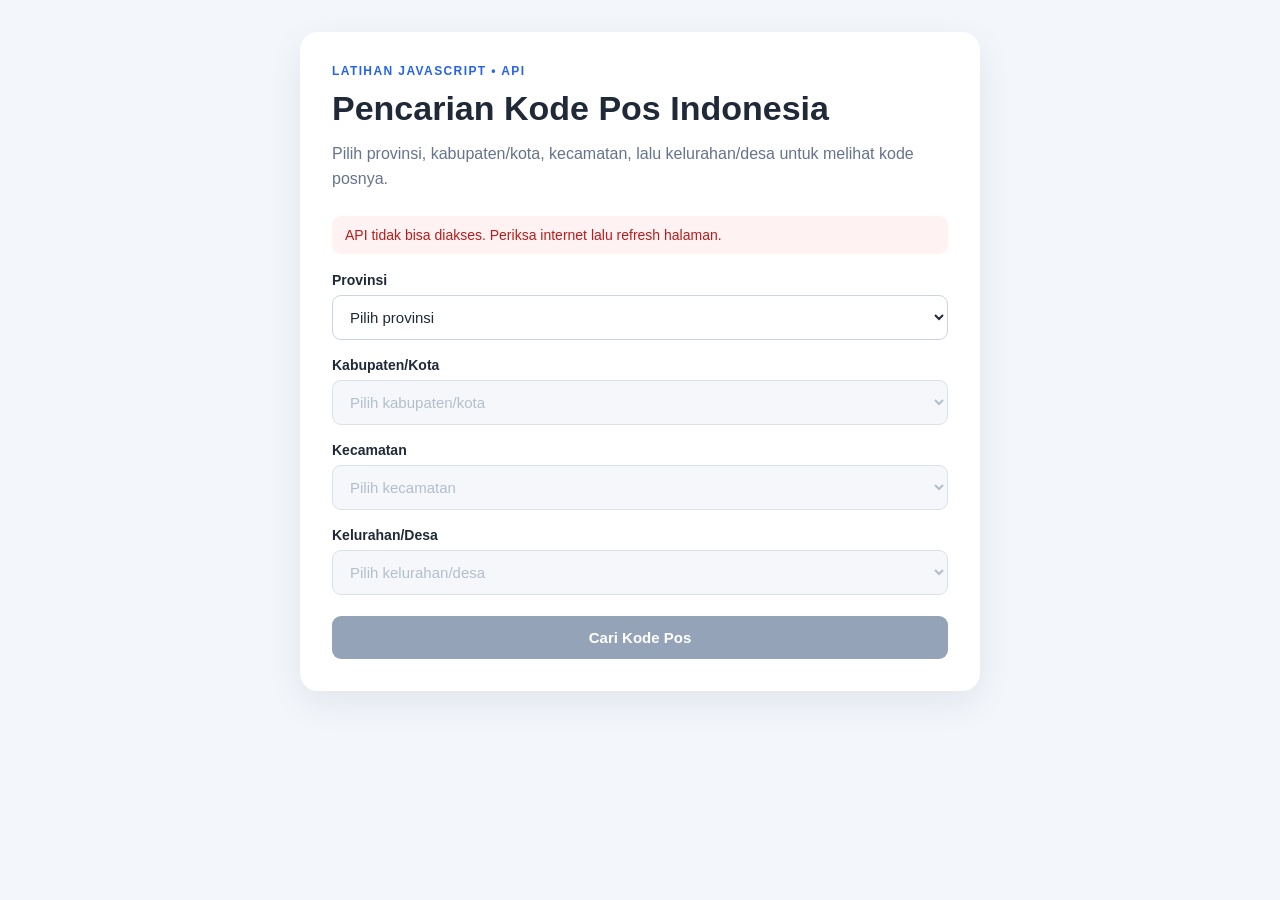
<file: Week6/kode-pos/index.html>
<!DOCTYPE html>
<html lang="id">
<head>
  <meta charset="UTF-8">
  <meta name="viewport" content="width=device-width, initial-scale=1.0">
  <title>Pencarian Kode Pos Indonesia</title>
  <link rel="stylesheet" href="style.css">
  <script src="script.js" defer></script>
</head>
<body>
  <main class="container">
    <section class="card">
      <p class="eyebrow">LATIHAN JAVASCRIPT • API</p>
      <h1>Pencarian Kode Pos Indonesia</h1>
      <p class="intro">Pilih provinsi, kabupaten/kota, kecamatan, lalu kelurahan/desa untuk melihat kode posnya.</p>
      <div id="status" class="status" role="status">Memuat daftar provinsi...</div>
      <form id="searchForm">
        <div class="field"><label for="province">Provinsi</label><select id="province" required><option value="">Pilih provinsi</option></select></div>
        <div class="field"><label for="regency">Kabupaten/Kota</label><select id="regency" required disabled><option value="">Pilih kabupaten/kota</option></select></div>
        <div class="field"><label for="district">Kecamatan</label><select id="district" required disabled><option value="">Pilih kecamatan</option></select></div>
        <div class="field"><label for="village">Kelurahan/Desa</label><select id="village" required disabled><option value="">Pilih kelurahan/desa</option></select></div>
        <button id="searchButton" type="submit" disabled>Cari Kode Pos</button>
      </form>
      <section id="result" class="result" aria-live="polite" hidden>
        <p class="result-label">KODE POS</p><h2 id="postalCode">—</h2>
        <div class="result-details">
          <p><span>Kelurahan/Desa</span><strong id="resultVillage">—</strong></p>
          <p><span>Kecamatan</span><strong id="resultDistrict">—</strong></p>
          <p><span>Kabupaten/Kota</span><strong id="resultRegency">—</strong></p>
          <p><span>Provinsi</span><strong id="resultProvince">—</strong></p>
        </div>
      </section>
    </section>
  </main>
</body>
</html>
</file>
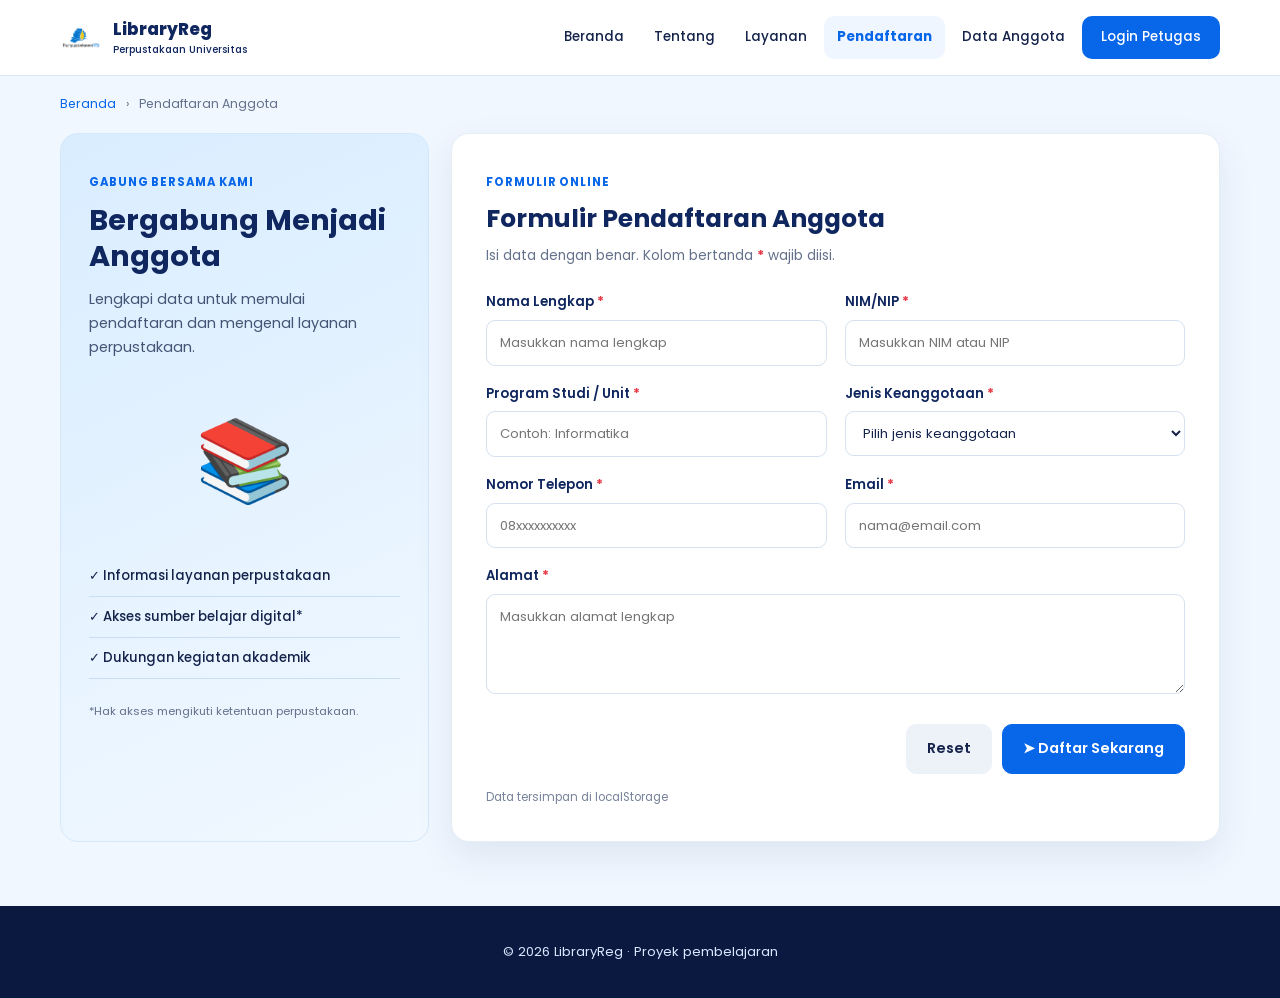
<file: ETS/formreg.html>
<!DOCTYPE html>
<html lang="id">
<head>
  <meta charset="UTF-8">
  <meta name="viewport" content="width=device-width, initial-scale=1">
  <title>Pendaftaran Anggota | LibraryReg</title>
  <link rel="preconnect" href="https://fonts.googleapis.com">
  <link href="https://fonts.googleapis.com/css2?family=Poppins:wght@400;500;600;700;800&display=swap" rel="stylesheet">
  <link rel="stylesheet" href="style.css">
</head>
<body>
  <header class="navbar">
    <div class="container navbar__inner">
      <a class="brand" href="index.html">
        <img src="image/logo.png" alt="">
        <span>
          <b>LibraryReg</b>
          <small>Perpustakaan Universitas</small>
        </span>
      </a>
      <button class="nav-toggle" id="navToggle" aria-label="Buka menu" aria-expanded="false" aria-controls="navMenu">
        <span></span>
      </button>
      <nav>
        <ul class="nav-menu" id="navMenu">
          <li><a href="index.html">Beranda</a></li>
          <li><a href="index.html#tentang">Tentang</a></li>
          <li><a href="index.html#layanan">Layanan</a></li>
          <li><a class="active" href="formreg.html">Pendaftaran</a></li>
          <li><a href="memberlist.html">Data Anggota</a></li>
          <li><a class="nav-login" href="login.html">Login Petugas</a></li>
        </ul>
      </nav>
    </div>
  </header>

  <main class="page-bg">
    <div class="container">
      <div class="breadcrumb">
        <a href="index.html">Beranda</a>
        <span>›</span>
        <span>Pendaftaran Anggota</span>
      </div>

      <div class="form-layout">
        <aside class="form-aside">
          <span class="eyebrow">GABUNG BERSAMA KAMI</span>
          <h1>Bergabung Menjadi Anggota</h1>
          <p>Lengkapi data untuk memulai pendaftaran dan mengenal layanan perpustakaan.</p>
          <div class="aside-art">📚</div>
          <ul class="benefit-list">
            <li>✓ Informasi layanan perpustakaan</li>
            <li>✓ Akses sumber belajar digital*</li>
            <li>✓ Dukungan kegiatan akademik</li>
          </ul>
          <small>*Hak akses mengikuti ketentuan perpustakaan.</small>
        </aside>

        <section class="form-card">
          <div class="form-heading">
            <span class="eyebrow">FORMULIR ONLINE</span>
            <h2>Formulir Pendaftaran Anggota</h2>
            <p>Isi data dengan benar. Kolom bertanda <b class="required">*</b> wajib diisi.</p>
          </div>

          <form id="registrationForm" novalidate>
            <div class="form-grid">
              <div class="form-group">
                <label for="nama">Nama Lengkap <b class="required">*</b></label>
                <input id="nama" name="nama" autocomplete="name" placeholder="Masukkan nama lengkap" required>
              </div>
              <div class="form-group">
                <label for="nomorInduk">NIM/NIP <b class="required">*</b></label>
                <input id="nomorInduk" name="nomorInduk" placeholder="Masukkan NIM atau NIP" required>
              </div>
              <div class="form-group">
                <label for="programStudi">Program Studi / Unit <b class="required">*</b></label>
                <input id="programStudi" name="programStudi" placeholder="Contoh: Informatika" required>
              </div>
              <div class="form-group">
                <label for="jenis">Jenis Keanggotaan <b class="required">*</b></label>
                <select id="jenis" name="jenis" required>
                  <option value="">Pilih jenis keanggotaan</option>
                  <option>Mahasiswa</option>
                  <option>Dosen</option>
                  <option>Tenaga Kependidikan</option>
                </select>
              </div>
              <div class="form-group">
                <label for="telepon">Nomor Telepon <b class="required">*</b></label>
                <input id="telepon" name="telepon" type="tel" autocomplete="tel" placeholder="08xxxxxxxxxx" required>
              </div>
              <div class="form-group">
                <label for="email">Email <b class="required">*</b></label>
                <input id="email" name="email" type="email" autocomplete="email" placeholder="nama@email.com" required>
              </div>
              <div class="form-group form-group--full">
                <label for="alamat">Alamat <b class="required">*</b></label>
                <textarea id="alamat" name="alamat" rows="3" autocomplete="street-address" placeholder="Masukkan alamat lengkap" required></textarea>
              </div>
            </div>

            <div class="form-actions">
              <button class="btn btn--light" type="reset">Reset</button>
              <button class="btn" type="submit">➤ Daftar Sekarang</button>
            </div>
            <p class="form-note">Data tersimpan di localStorage</p>
          </form>
        </section>
      </div>
    </div>
  </main>

  <div class="toast" id="toast" role="status" aria-live="polite"></div>

  <footer class="footer">
    <div class="container footer-simple">
      © 2026 LibraryReg · Proyek pembelajaran
    </div>
  </footer>

  <script src="script.js"></script>
</body>
</html>
</file>
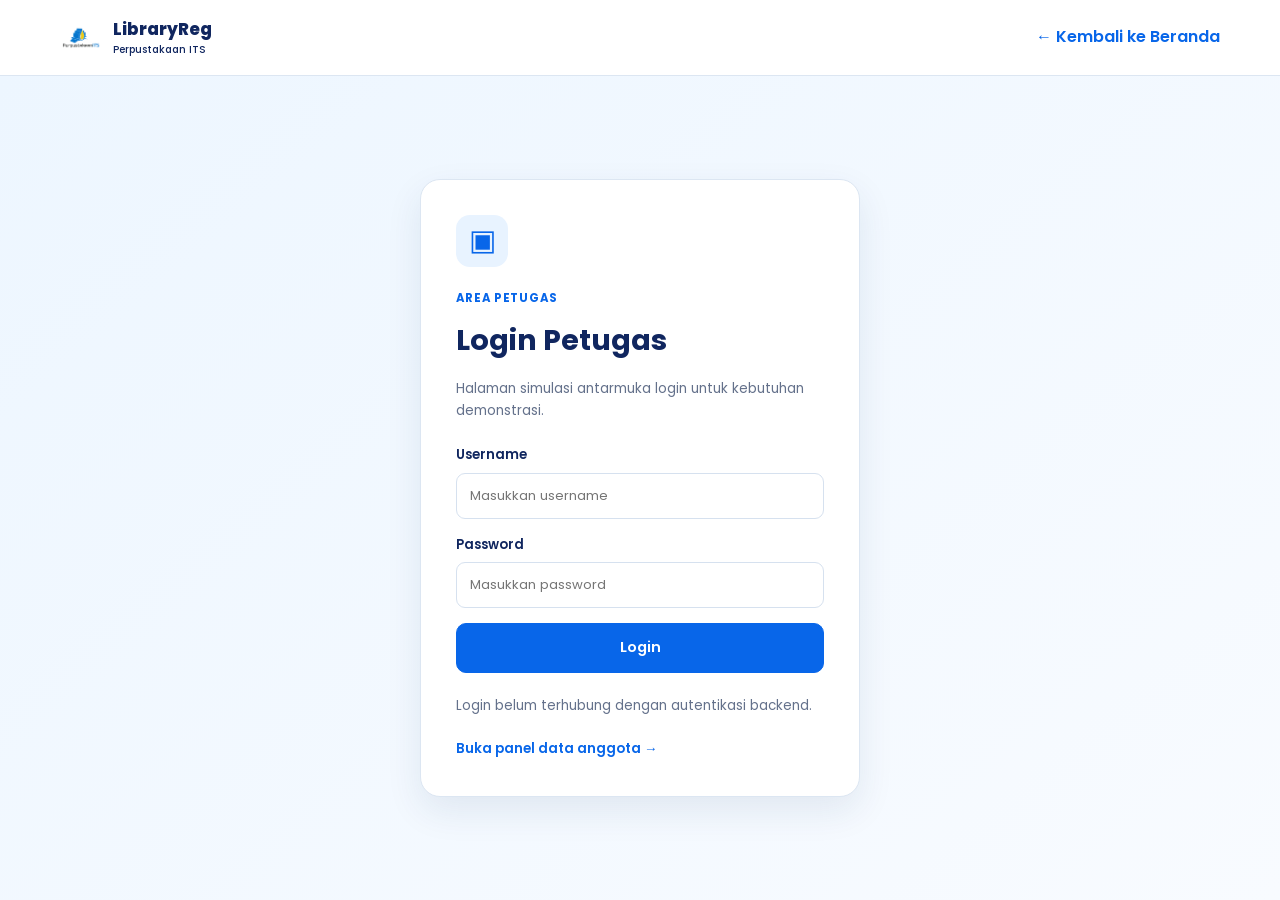
<file: ETS/login.html>
<!DOCTYPE html>
<html lang="id">
<head>
  <meta charset="UTF-8">
  <meta name="viewport" content="width=device-width, initial-scale=1">
  <title>Login Petugas | LibraryReg</title>
  <link href="https://fonts.googleapis.com/css2?family=Poppins:wght@400;500;600;700&display=swap" rel="stylesheet">
  <link rel="stylesheet" href="style.css">
</head>
<body>
  <header class="navbar">
    <div class="container navbar__inner">
      <a class="brand" href="index.html">
        <img src="image/logo.png" alt="">
        <span>
          <b>LibraryReg</b>
          <small>Perpustakaan ITS</small>
        </span>
      </a>
      <a class="text-link" href="index.html">← Kembali ke Beranda</a>
    </div>
  </header>

  <main class="login-wrap">
    <section class="login-card">
      <span class="login-symbol">▣</span>
      <span class="eyebrow">AREA PETUGAS</span>
      <h1>Login Petugas</h1>
      <p>Halaman simulasi antarmuka login untuk kebutuhan demonstrasi.</p>

      <form id="loginForm">
        <div class="form-group">
          <label for="username">Username</label>
          <input id="username" required placeholder="Masukkan username" autocomplete="username">
        </div>
        <div class="form-group">
          <label for="password">Password</label>
          <input id="password" type="password" required placeholder="Masukkan password" autocomplete="current-password">
        </div>
        <button class="btn btn--full" type="submit">Login</button>
      </form>

      <p class="form-note">Login belum terhubung dengan autentikasi backend.</p>
      <a class="text-link" href="memberlist.html">Buka panel data anggota →</a>
    </section>
  </main>

  <div class="toast" id="toast" role="status" aria-live="polite"></div>
  <script src="script.js"></script>
</body>
</html>
</file>
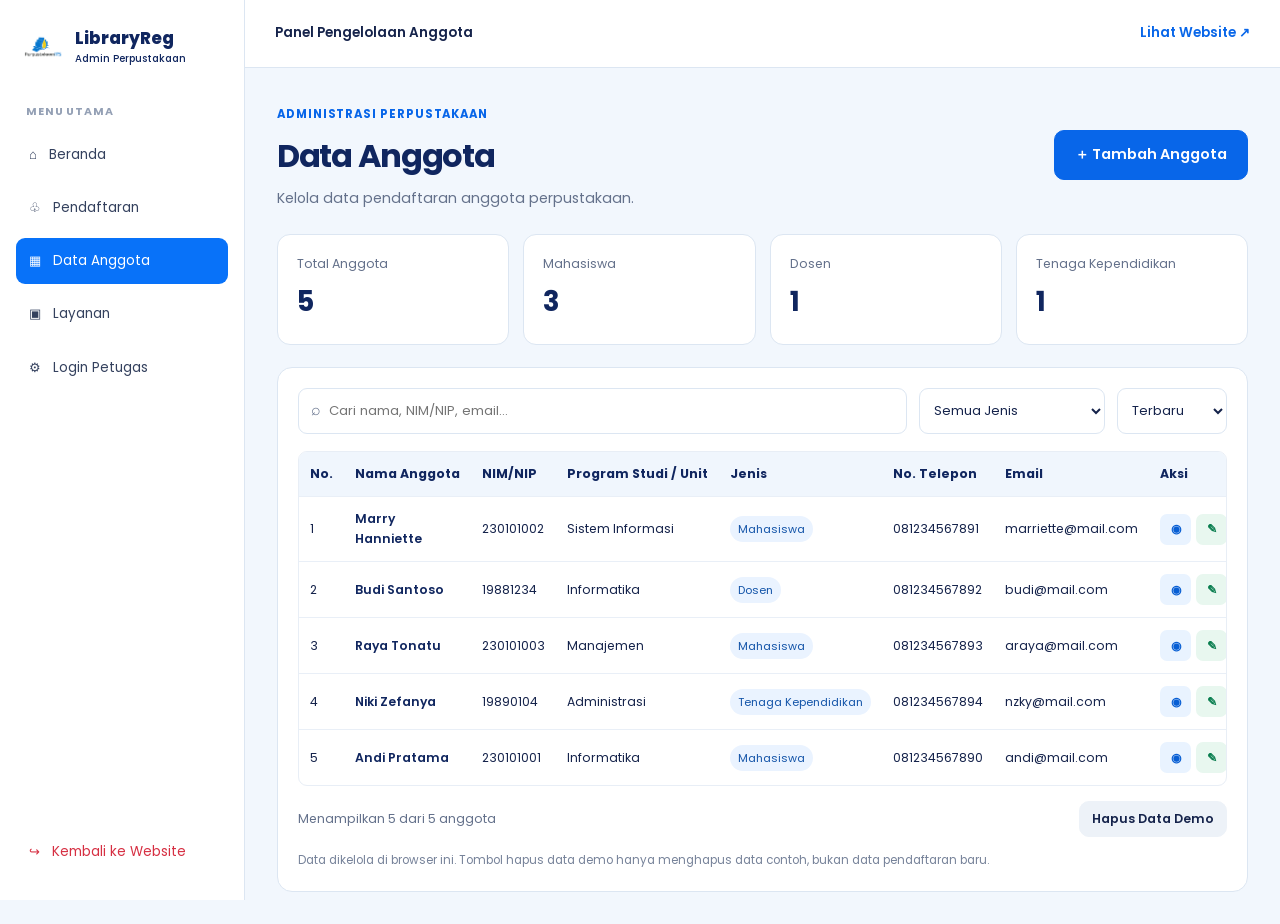
<file: ETS/memberlist.html>
<!DOCTYPE html>
<html lang="id">
<head>
  <meta charset="UTF-8">
  <meta name="viewport" content="width=device-width, initial-scale=1">
  <title>Data Anggota | LibraryReg</title>
  <link rel="preconnect" href="https://fonts.googleapis.com">
  <link href="https://fonts.googleapis.com/css2?family=Poppins:wght@400;500;600;700;800&display=swap" rel="stylesheet">
  <link rel="stylesheet" href="style.css">
</head>
<body>
  <div class="admin-shell">
    <aside class="sidebar" id="sidebar">
      <a class="brand" href="index.html">
        <img src="image/logo.png" alt="">
        <span>
          <b>LibraryReg</b>
          <small>Admin Perpustakaan</small>
        </span>
      </a>
      <p class="sidebar-label">MENU UTAMA</p>
      <a href="index.html">⌂ &nbsp; Beranda</a>
      <a href="formreg.html">♧ &nbsp; Pendaftaran</a>
      <a class="active" href="memberlist.html">▦ &nbsp; Data Anggota</a>
      <a href="index.html#layanan">▣ &nbsp; Layanan</a>
      <a href="login.html">⚙ &nbsp; Login Petugas</a>
      <a class="sidebar-logout" href="index.html">↪ &nbsp; Kembali ke Website</a>
    </aside>

    <main class="admin-main">
      <div class="admin-topbar">
        <button class="sidebar-toggle" id="sidebarToggle" aria-label="Buka navigasi">☰</button>
        <span>Panel Pengelolaan Anggota</span>
        <a href="index.html">Lihat Website ↗</a>
      </div>

      <div class="admin-content">
        <div class="page-title-row">
          <div>
            <span class="eyebrow">ADMINISTRASI PERPUSTAKAAN</span>
            <h1>Data Anggota</h1>
            <p>Kelola data pendaftaran anggota perpustakaan.</p>
          </div>
          <a class="btn" href="formreg.html">＋ Tambah Anggota</a>
        </div>

        <div class="admin-stats">
          <article>
            <span>Total Anggota</span>
            <strong id="totalMembers">0</strong>
          </article>
          <article>
            <span>Mahasiswa</span>
            <strong id="totalStudents">0</strong>
          </article>
          <article>
            <span>Dosen</span>
            <strong id="totalLecturers">0</strong>
          </article>
          <article>
            <span>Tenaga Kependidikan</span>
            <strong id="totalStaff">0</strong>
          </article>
        </div>

        <section class="table-card">
          <div class="table-tools">
            <label class="search-box">
              <span>⌕</span>
              <input id="searchMember" type="search" placeholder="Cari nama, NIM/NIP, email...">
            </label>
            <select id="filterJenis" aria-label="Filter jenis keanggotaan">
              <option value="">Semua Jenis</option>
              <option>Mahasiswa</option>
              <option>Dosen</option>
              <option>Tenaga Kependidikan</option>
            </select>
            <select id="sortMembers" aria-label="Urutkan data">
              <option value="newest">Terbaru</option>
              <option value="name">Nama A–Z</option>
            </select>
          </div>

          <div class="table-wrap">
            <table>
              <thead>
                <tr>
                  <th>No.</th>
                  <th>Nama Anggota</th>
                  <th>NIM/NIP</th>
                  <th>Program Studi / Unit</th>
                  <th>Jenis</th>
                  <th>No. Telepon</th>
                  <th>Email</th>
                  <th>Aksi</th>
                </tr>
              </thead>
              <tbody id="memberRows"></tbody>
            </table>
          </div>

          <div class="table-footer">
            <span id="tableInfo">Menampilkan 0 anggota</span>
            <button id="clearDemo" class="btn btn--light btn--small" type="button">Hapus Data Demo</button>
          </div>
          <p class="form-note">Data dikelola di browser ini. Tombol hapus data demo hanya menghapus data contoh, bukan data pendaftaran baru.</p>
        </section>
      </div>
    </main>
  </div>

  <dialog id="memberDialog" class="detail-dialog">
    <form method="dialog">
      <button class="dialog-close" aria-label="Tutup">×</button>
    </form>
    <div id="dialogContent"></div>
  </dialog>

  <div class="toast" id="toast" role="status" aria-live="polite"></div>
  <script src="script.js"></script>
</body>
</html>
</file>
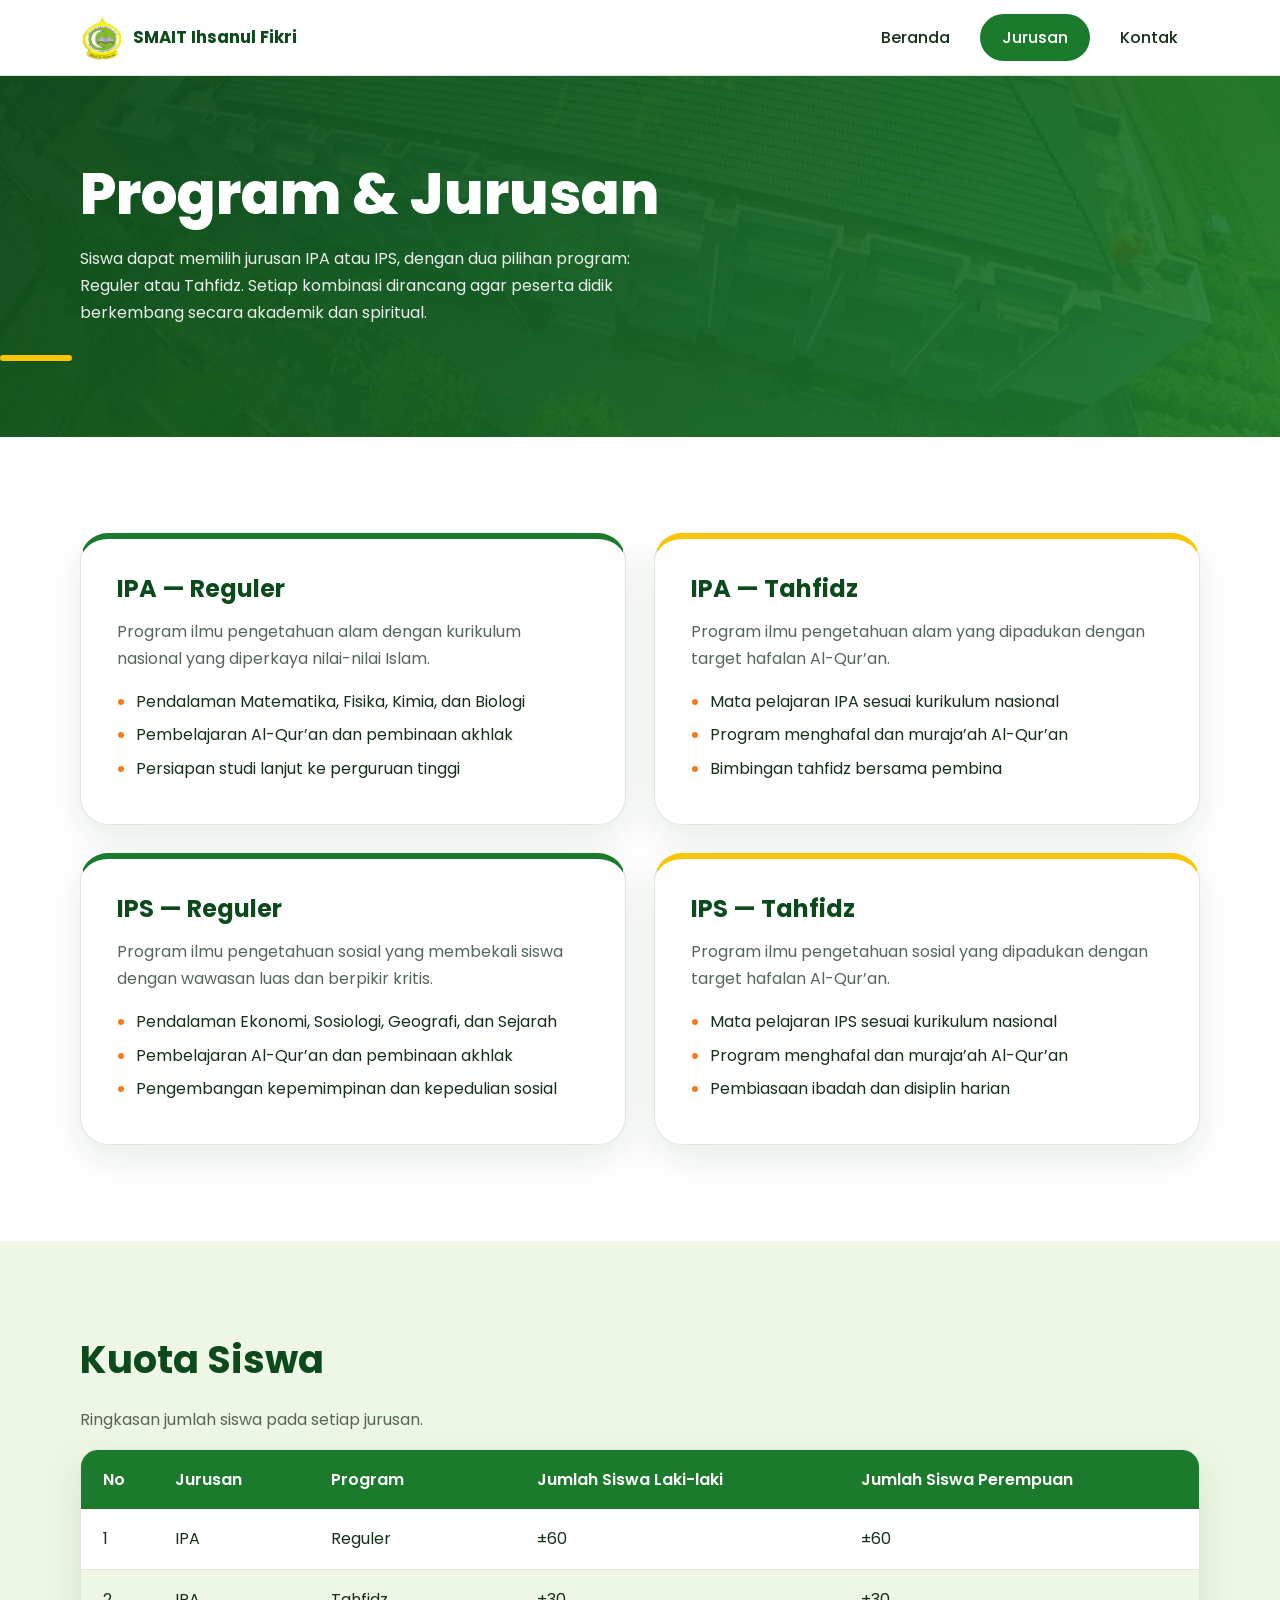
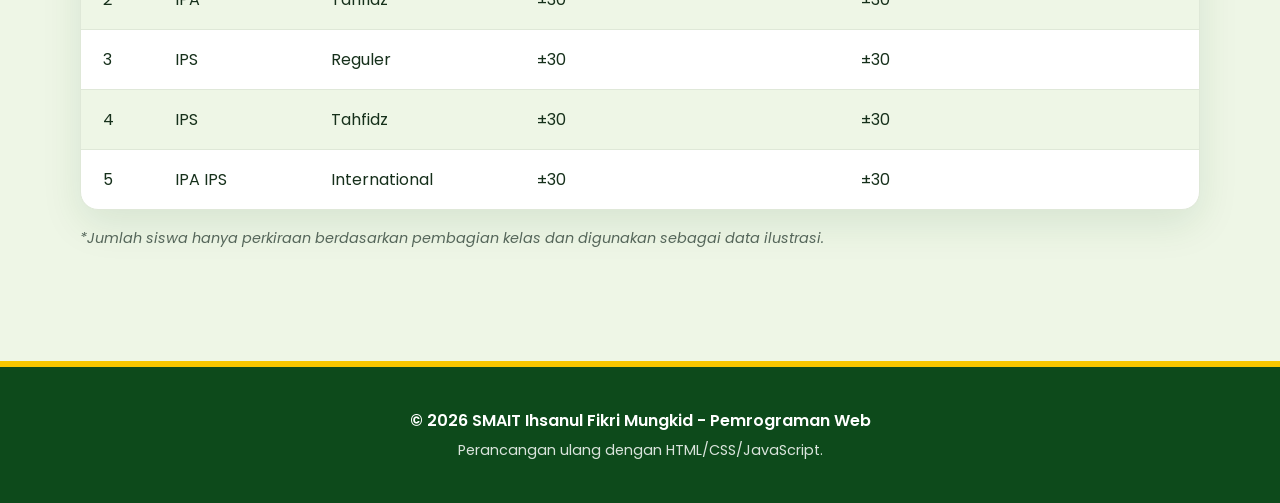
<file: Week3/jurusan.html>
<!DOCTYPE html>
<html lang="id">
<head>
  <meta charset="UTF-8">
  <meta name="viewport" content="width=device-width, initial-scale=1">
  <title>Jurusan - SMAIT Ihsanul Fikri</title>
  <meta name="description" content="Program dan jurusan di SMAIT Ihsanul Fikri Mungkid.">
  <link rel="preconnect" href="https://fonts.googleapis.com">
  <link rel="preconnect" href="https://fonts.gstatic.com" crossorigin>
  <link href="https://fonts.googleapis.com/css2?family=Poppins:wght@400;500;600;700;800&display=swap" rel="stylesheet">
  <link rel="stylesheet" href="style.css">
</head>
<body>

  <!-- NAVBAR -->
  <header class="navbar">
    <div class="container navbar__inner">
      <a href="index.html" class="brand">
        <img src="./image/logo.png" alt="Logo SMAIT Ihsanul Fikri">
        <span>SMAIT Ihsanul Fikri</span>
      </a>

      <button class="nav-toggle" id="navToggle" aria-label="Buka menu" aria-expanded="false" aria-controls="navMenu">
        <span></span>
      </button>

      <ul class="nav-menu" id="navMenu">
        <li><a href="index.html">Beranda</a></li>
        <li><a href="jurusan.html" class="active">Jurusan</a></li>
        <li><a href="kontak.html">Kontak</a></li>
      </ul>
    </div>
  </header>

  <main>
    <!-- PAGE HEADER -->
    <section class="page-header">
      <div class="container">
        <h1>Program &amp; Jurusan</h1>
        <p>Siswa dapat memilih jurusan IPA atau IPS, dengan dua pilihan program: Reguler atau Tahfidz. Setiap kombinasi dirancang agar peserta didik berkembang secara akademik dan spiritual.</p>
      </div>
    </section>

    <!-- CARD JURUSAN -->
    <section class="section">
      <div class="container">
        <div class="card-grid">

          <article class="card">
            <h2>IPA — Reguler</h2>
            <p>Program ilmu pengetahuan alam dengan kurikulum nasional yang diperkaya nilai-nilai Islam.</p>
            <ul>
              <li>Pendalaman Matematika, Fisika, Kimia, dan Biologi</li>
              <li>Pembelajaran Al-Qur’an dan pembinaan akhlak</li>
              <li>Persiapan studi lanjut ke perguruan tinggi</li>
            </ul>
          </article>

          <article class="card card--tahfidz">
            <h2>IPA — Tahfidz</h2>
            <p>Program ilmu pengetahuan alam yang dipadukan dengan target hafalan Al-Qur’an.</p>
            <ul>
              <li>Mata pelajaran IPA sesuai kurikulum nasional</li>
              <li>Program menghafal dan muraja’ah Al-Qur’an</li>
              <li>Bimbingan tahfidz bersama pembina</li>
            </ul>
          </article>

          <article class="card">
            <h2>IPS — Reguler</h2>
            <p>Program ilmu pengetahuan sosial yang membekali siswa dengan wawasan luas dan berpikir kritis.</p>
            <ul>
              <li>Pendalaman Ekonomi, Sosiologi, Geografi, dan Sejarah</li>
              <li>Pembelajaran Al-Qur’an dan pembinaan akhlak</li>
              <li>Pengembangan kepemimpinan dan kepedulian sosial</li>
            </ul>
          </article>

          <article class="card card--tahfidz">
            <h2>IPS — Tahfidz</h2>
            <p>Program ilmu pengetahuan sosial yang dipadukan dengan target hafalan Al-Qur’an.</p>
            <ul>
              <li>Mata pelajaran IPS sesuai kurikulum nasional</li>
              <li>Program menghafal dan muraja’ah Al-Qur’an</li>
              <li>Pembiasaan ibadah dan disiplin harian</li>
            </ul>
          </article>

        </div>
      </div>
    </section>

    <!-- TABEL -->
    <section class="section section--tint">
      <div class="container">
        <h2 class="section-title">Kuota Siswa</h2>
        <p class="section-lead">Ringkasan jumlah siswa pada setiap jurusan.</p>

        <div class="table-wrap">
          <table>
            <thead>
              <tr>
                <th>No</th>
                <th>Jurusan</th>
                <th>Program</th>
                <th>Jumlah Siswa Laki-laki</th>
                <th>Jumlah Siswa Perempuan</th>
              </tr>
            </thead>
            <tbody>
              <tr>
                <td>1</td>
                <td>IPA</td>
                <td>Reguler</td>
                <td>±60</td>
                <td>±60</td>
              </tr>
              <tr>
                <td>2</td>
                <td>IPA</td>
                <td>Tahfidz</td>
                <td>±30</td>
                <td>±30</td>
              </tr>
              <tr>
                <td>3</td>
                <td>IPS</td>
                <td>Reguler</td>
                <td>±30</td>
                <td>±30</td>
              </tr>
              <tr>
                <td>4</td>
                <td>IPS</td>
                <td>Tahfidz</td>
                <td>±30</td>
                <td>±30</td>
              </tr>
              <tr>
                <td>5</td>
                <td>IPA IPS</td>
                <td>International</td>
                <td>±30</td>
                <td>±30</td>
              </tr>
            </tbody>
          </table>
        </div>

        <p class="table-note">*Jumlah siswa hanya perkiraan berdasarkan pembagian kelas dan digunakan sebagai data ilustrasi.</p>
      </div>
    </section>
  </main>

  <!-- FOOTER -->
  <footer class="footer">
    <div class="container">
      <p>© 2026 SMAIT Ihsanul Fikri Mungkid - Pemrograman Web </p>
      <p>Perancangan ulang dengan HTML/CSS/JavaScript.</p>
    </div>
  </footer>

  <script src="script.js"></script>
</body>
</html>
</file>
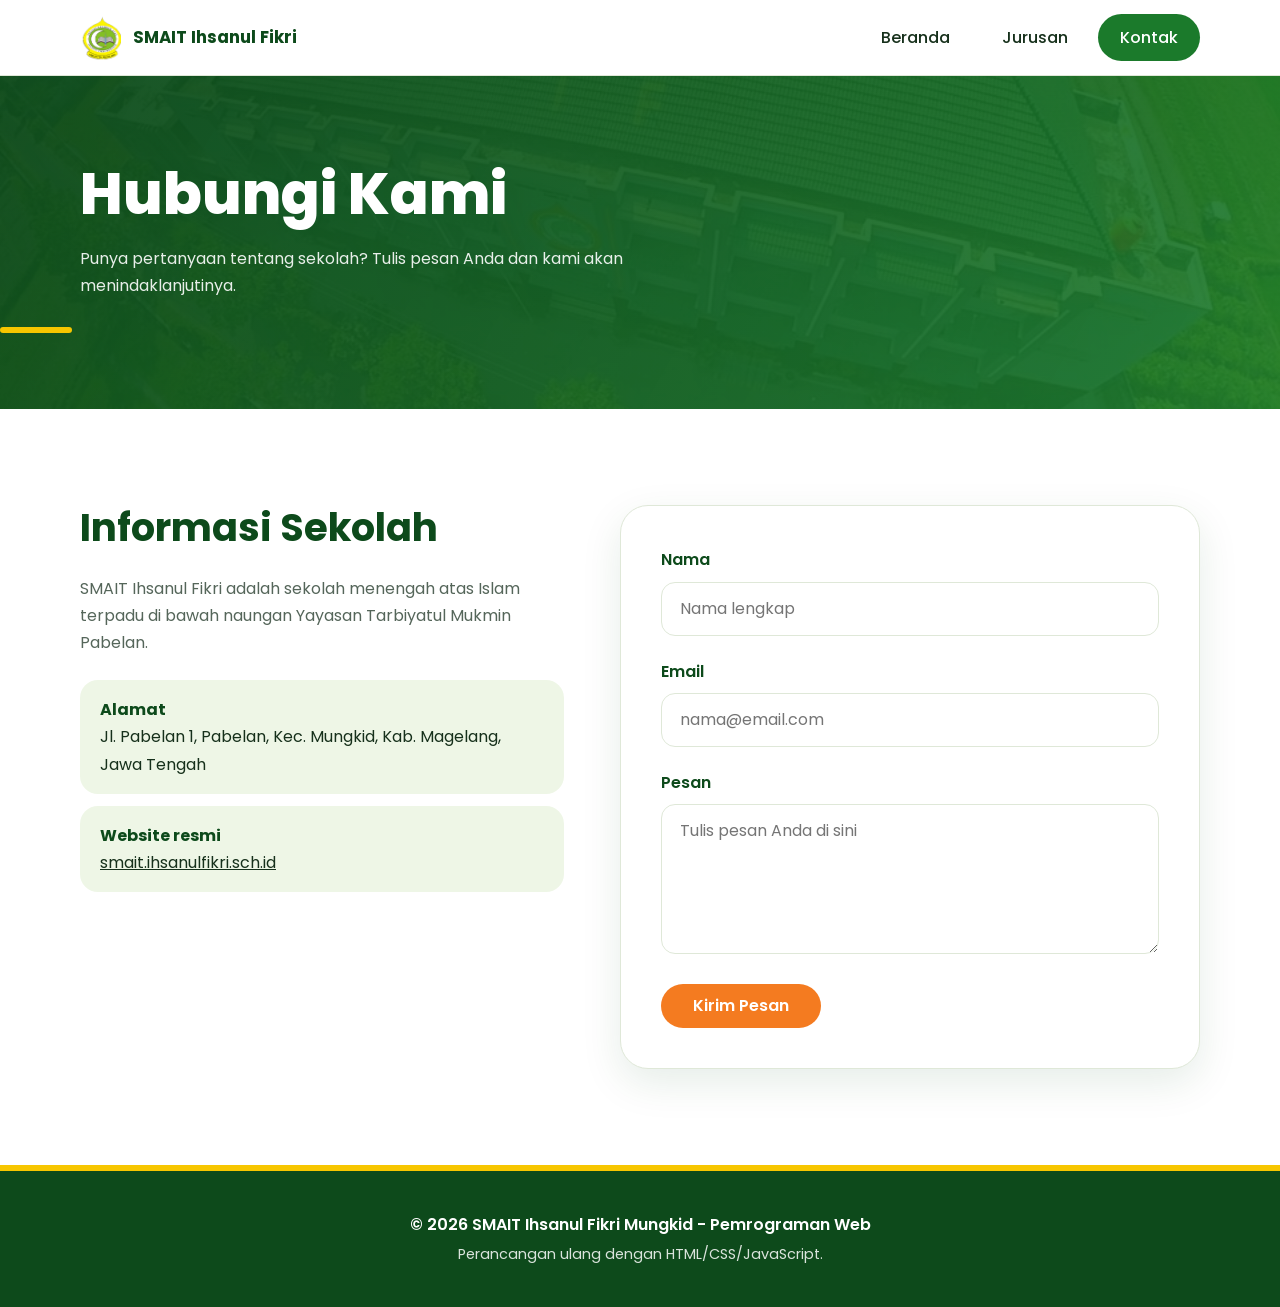
<file: Week3/kontak.html>
<!DOCTYPE html>
<html lang="id">
<head>
  <meta charset="UTF-8">
  <meta name="viewport" content="width=device-width, initial-scale=1">
  <title>Kontak - SMAIT Ihsanul Fikri</title>
  <meta name="description" content="Hubungi SMAIT Ihsanul Fikri Mungkid.">
  <link rel="preconnect" href="https://fonts.googleapis.com">
  <link rel="preconnect" href="https://fonts.gstatic.com" crossorigin>
  <link href="https://fonts.googleapis.com/css2?family=Poppins:wght@400;500;600;700;800&display=swap" rel="stylesheet">
  <link rel="stylesheet" href="style.css">
</head>
<body>

  <!-- NAVBAR -->
  <header class="navbar">
    <div class="container navbar__inner">
      <a href="index.html" class="brand">
        <img src="./image/logo.png" alt="Logo SMAIT Ihsanul Fikri">
        <span>SMAIT Ihsanul Fikri</span>
      </a>

      <button class="nav-toggle" id="navToggle" aria-label="Buka menu" aria-expanded="false" aria-controls="navMenu">
        <span></span>
      </button>

      <ul class="nav-menu" id="navMenu">
        <li><a href="index.html">Beranda</a></li>
        <li><a href="jurusan.html">Jurusan</a></li>
        <li><a href="kontak.html" class="active">Kontak</a></li>
      </ul>
    </div>
  </header>

  <main>
    <!-- PAGE HEADER -->
    <section class="page-header">
      <div class="container">
        <h1>Hubungi Kami</h1>
        <p>Punya pertanyaan tentang sekolah? Tulis pesan Anda dan kami akan menindaklanjutinya.</p>
      </div>
    </section>

    <section class="section">
      <div class="container contact-grid">

        <!-- INFO SEKOLAH -->
        <div>
          <h2 class="section-title">Informasi Sekolah</h2>
          <p class="section-lead">SMAIT Ihsanul Fikri adalah sekolah menengah atas Islam terpadu di bawah naungan Yayasan Tarbiyatul Mukmin Pabelan.</p>
          <ul class="info-list">
            <li>
              <strong>Alamat</strong>
              Jl. Pabelan 1, Pabelan, Kec. Mungkid, Kab. Magelang, Jawa Tengah
            </li>
            <li>
              <strong>Website resmi</strong>
              <a href="https://smait.ihsanulfikri.sch.id/" target="_blank" rel="noopener">smait.ihsanulfikri.sch.id</a>
            </li>
          </ul>
        </div>

        <!-- FORM -->
        <form class="contact-form" id="contactForm">
          <div class="form-group">
            <label for="nama">Nama</label>
            <input type="text" id="nama" name="nama" placeholder="Nama lengkap" required>
          </div>

          <div class="form-group">
            <label for="email">Email</label>
            <input type="email" id="email" name="email" placeholder="nama@email.com" required>
          </div>

          <div class="form-group">
            <label for="pesan">Pesan</label>
            <textarea id="pesan" name="pesan" placeholder="Tulis pesan Anda di sini" required></textarea>
          </div>

          <button type="submit" class="btn">Kirim Pesan</button>
        </form>

      </div>
    </section>
  </main>

  <!-- FOOTER -->
  <footer class="footer">
    <div class="container">
      <p>© 2026 SMAIT Ihsanul Fikri Mungkid - Pemrograman Web </p>
      <p>Perancangan ulang dengan HTML/CSS/JavaScript.</p>
    </div>
  </footer>

  <script src="script.js"></script>
</body>
</html>
</file>
<file: ETS/style.css>
:root {
  --blue: #0866e9;
  --blue-dark: #10265f;
  --blue-soft: #edf6ff;
  --ink: #15234b;
  --muted: #64718b;
  --line: #dce6f2;
  --white: #fff;
  --purple: #7046ed;
  --green: #0ca66b;
  --orange: #ff8b18;
  --shadow: 0 14px 36px rgba(20, 55, 100, .09);
  --radius: 18px;
  --nav-h: 76px;
}

* {  box-sizing: border-box; }

html {
  scroll-behavior: smooth;
  scroll-padding-top: 95px;
}

body {
  margin: 0;
  font-family: Poppins, Arial, sans-serif;
  color: var(--ink);
  background: #fff;
  line-height: 1.65;
  -webkit-font-smoothing: antialiased;
}

img { display: block; max-width: 100%;}
a { color: inherit; }
button, input, select,
textarea {  font: inherit; }

button, a, input, select,
textarea {  -webkit-tap-highlight-color: transparent; }

:focus-visible {outline: 3px solid #f9b72e;  outline-offset: 3px;}
.container {  width: min(1160px, 92%); margin-inline: auto;}

.navbar {
  height: var(--nav-h);
  position: sticky;
  top: 0;
  z-index: 50;
  background: rgba(255, 255, 255, .97);
  backdrop-filter: blur(12px);
  border-bottom: 1px solid var(--line);
}

.navbar__inner {
  height: 100%;
  display: flex;
  align-items: center;
  justify-content: space-between;
  gap: 24px;
}

.brand {
  display: inline-flex;
  align-items: center;
  gap: 10px;
  text-decoration: none;
  color: var(--blue-dark);
  flex-shrink: 0;
}
.brand img {  width: 43px;  height: 43px;  object-fit: contain;}
.brand span {  display: grid;  line-height: 1.2;}
.brand b {  font-size: 1.04rem;  font-weight: 800;}
.brand small {  font-size: .62rem;  font-weight: 500;  margin-top: 4px;}
.nav-menu {
  display: flex;
  align-items: center;
  gap: 4px;
  list-style: none;
  margin: 0;
  padding: 0;
}

.nav-menu a {
  display: block;
  padding: 10px 13px;
  border-radius: 10px;
  text-decoration: none;
  font-size: .84rem;
  font-weight: 500;
  white-space: nowrap;
}

.nav-menu a:hover,
.nav-menu a.active {  color: var(--blue);  background: #eff6ff;}
.nav-menu a.active {  font-weight: 700;}
.nav-menu .nav-login {  background: var(--blue);  color: #fff;  padding-inline: 19px;}
.nav-toggle {
  display: none;
  width: 44px;
  height: 44px;
  border: 1px solid var(--line);
  border-radius: 12px;
  background: white;
}

.nav-toggle span,
.nav-toggle span:before,
.nav-toggle span:after {
  display: block;
  width: 20px;
  height: 2px;
  background: var(--blue-dark);
  margin: auto;
  position: relative;
}

.nav-toggle span:before,
.nav-toggle span:after {  content: "";  position: absolute; left: 0;}
.nav-toggle span:before {  top: -6px; }
.nav-toggle span:after {  top: 6px; }
.hero {
  min-height: 510px;
  display: flex;
  align-items: center;
  background: linear-gradient(90deg, rgba(12, 30, 75, .90) 0%, rgba(18, 43, 93, .76) 48%, rgba(18, 43, 93, .30) 100%), url('image/perpustakaan.jpeg') center/cover no-repeat;
}
.hero__tag { background: #ffca05; color: #10265f; }
.hero h1 { color: #fff; }
.hero p { color: #f1f5ff; }
.hero .btn { background: #ff821c; border-color: #ff821c; color: #fff; }
.hero .btn:hover { background: #ed6c08; border-color: #ed6c08; box-shadow: 0 7px 16px rgba(0, 0, 0, .18); }
.hero .btn--outline { background: transparent; border-color: #fff; color: #fff; }
.hero .btn--outline:hover { background: rgba(255, 255, 255, .14); }

.hero__inner {  display: flex;  align-items: center; }
.hero__content {  max-width: 650px;  padding: 72px 0; }
.hero__tag,
.eyebrow {
  display: inline-block;
  font-size: .72rem;
  letter-spacing: .08em;
  font-weight: 700;
  color: var(--blue);
}

.hero__tag {
  background: #ffca05;
  color: #10265f;
  border-radius: 99px;
  padding: 7px 14px;
  margin-bottom: 18px;
  letter-spacing: .02em;
}

.hero h1 {
  font-size: clamp(2.25rem, 4.2vw, 3.55rem);
  line-height: 1.12;
  letter-spacing: -.04em;
  color: #fff;
  margin: 0 0 18px;
  font-weight: 800;
}

.hero p {  max-width: 520px;  color: #f1f5ff;  font-size: 1.03rem;  margin: 0 0 26px;}
.hero__actions {  display: flex;  gap: 12px;  flex-wrap: wrap;}
.btn {
  display: inline-flex;
  align-items: center;
  justify-content: center;
  gap: 8px;
  min-height: 44px;
  padding: 12px 20px;
  border: 1px solid var(--blue);
  border-radius: 10px;
  background: var(--blue);
  color: white;
  text-decoration: none;
  font-size: .9rem;
  font-weight: 600;
  cursor: pointer;
  transition: transform .18s, background .18s, box-shadow .18s;
}

.btn:hover {  background: #0755c2;  transform: translateY(-1px);  box-shadow: 0 7px 16px #0866e926;}
.btn--outline {  background: white;  color: var(--blue);}
.btn--outline:hover {  background: #eff6ff;}
.btn--white {  background: #fff;  color: var(--blue);  border-color: white;}
.btn--white:hover {  background: #eff6ff;}
.btn--light {  background: #edf2f8;  color: var(--ink);  border-color: #edf2f8;}
.btn--light:hover {  background: #dfe8f3;}
.btn--full {  width: 100%;}
.btn--small {  min-height: 35px;  padding: 7px 12px;  font-size: .76rem;}
.feature-strip {  position: relative;  margin-top: -36px;  z-index: 2;}
.feature-grid {  display: grid;  grid-template-columns: repeat(4, 1fr);  gap: 14px;}
.feature-card {
  padding: 22px 18px;
  background: #fff;
  border: 1px solid #edf1f7;
  border-radius: 16px;
  text-align: center;
  box-shadow: var(--shadow);
}

.feature-icon {
  display: block;
  font-size: 2.15rem;
  line-height: 1.3;
  margin-bottom: 7px;
  font-weight: 700;
}

.blue {  color: #069be9; }
.purple {  color: var(--purple); }
.green {  color: var(--green);}
.orange {  color: var(--orange);}

.feature-card h3,
.service-card h3 {  font-size: 1rem;  margin: 0 0 6px;  color: var(--blue-dark);}
.feature-card p {  font-size: .82rem;  color: var(--muted);  margin: 0;}
.section {  padding: 88px 0;}
.section--tint {  background: #f1f8ff;}

.split {  display: grid;  grid-template-columns: 1fr 1fr;  gap: 64px;  align-items: center;}
.photo-frame {
  overflow: hidden;
  border-radius: 22px;
  box-shadow: var(--shadow);
  background: #e6f2ff;
  aspect-ratio: 5/4;
}

.photo-frame img {  width: 100%;  height: 100%;  object-fit: cover;}
.section-title {
  font-size: clamp(1.8rem, 3.4vw, 2.6rem);
  line-height: 1.2;
  letter-spacing: -.035em;
  color: var(--blue-dark);
  margin: 9px 0 16px;
}

.section-lead {  max-width: 65ch;  color: var(--muted);  margin: 0 0 18px;}
.split p:not(.section-lead) {   color: #4b5872;}
.text-link {
  font-weight: 600;
  color: var(--blue);
  text-decoration: none;
}
.text-link:hover {  text-decoration: underline;}
.section-heading {  text-align: center;  max-width: 720px;  margin: 0 auto 34px;}
.section-heading .section-lead { margin-inline: auto;}
.stats-grid {  display: grid;  grid-template-columns: repeat(4, 1fr); gap: 16px;}
.stat-card {
  padding: 25px 18px;
  background: white;
  border: 1px solid var(--line);
  border-radius: 16px;
  display: flex;
  flex-direction: column;
  align-items: center;
  text-align: center;
  gap: 5px;
}

.stat-icon { font-size: 1.8rem;  color: var(--blue);}
.stat-card strong {  font-size: 1.8rem;  line-height: 1.3;  color: var(--blue-dark);}
.stat-card>span:last-child { font-size: .82rem;  color: var(--muted);}
.service-grid {  display: grid;  grid-template-columns: repeat(3, 1fr);  gap: 18px;}
.service-card {
  border: 1px solid var(--line);
  border-radius: 17px;
  padding: 25px;
  background: white;
  box-shadow: 0 8px 24px rgba(20, 55, 100, .035);
}

.service-icon {
  width: 48px;
  height: 48px;
  border-radius: 14px;
  background: #eaf4ff;
  color: var(--blue);
  display: grid;
  place-items: center;
  font-size: 1.55rem;
  margin-bottom: 18px;
}

.service-icon.purple {  background: #f1edff;}
.service-icon.green {  background: #e6faf2;}
.service-icon.orange {  background: #fff2e3;}
.service-card p {  font-size: .88rem;  color: var(--muted);  margin: 0 0 15px;}
.service-card>a:not(.btn) {
  font-size: .83rem;
  text-decoration: none;
  color: var(--blue);
  font-weight: 600;
}
.service-card>a:hover { text-decoration: underline;}
.service-cta {  background: linear-gradient(140deg, #0a66e8, #2444a6);  color: white;}
.service-cta h3 {  color: white;  font-size: 1.2rem;}
.service-cta p { color: #e0ecff;}
.service-cta .btn {  margin-top: 5px;}
.join-banner {  background: var(--blue-dark);  color: white;  padding: 38px 0;}
.join-inner {
  display: flex;
  align-items: center;
  justify-content: space-between;
  gap: 25px;
}
.join-inner h2 { font-size: 1.55rem;  margin: 0 0 5px;}
.join-inner p {  margin: 0;  color: #d5e3ff;  font-size: .9rem;}
.footer {  background: #0b1940;  color: #dbe6ff;  padding: 35px 0;}
.footer-inner {
  display: grid;
  grid-template-columns: 1fr 1.5fr;
  gap: 22px;
  align-items: center;
}
.brand--footer { color: white;}
.footer p { font-size: .82rem;  margin: 0 0 5px;}
.footer a:not(.brand) {  font-size: .82rem;  color: #a9d0ff;}
.copyright {
  grid-column: 1/-1;
  border-top: 1px solid #ffffff24;
  padding-top: 17px;
  margin-top: 5px !important;
  color: #aab9d8;
}
.footer-simple { text-align: center;  font-size: .82rem;}
.page-bg {
  min-height: calc(100vh - var(--nav-h));
  background: #f1f7ff;
  padding: 0 0 64px;
}

.breadcrumb {
  display: flex;
  gap: 10px;
  align-items: center;
  font-size: .78rem;
  color: var(--muted);
  padding: 18px 0;
}

.breadcrumb a {
  text-decoration: none;
  color: var(--blue);
}

.form-layout {
  display: grid;
  grid-template-columns: .72fr 1.5fr;
  gap: 22px;
  align-items: stretch;
}

.form-aside {
  padding: 34px 28px;
  border-radius: 18px;
  background: linear-gradient(155deg, #d9edff, #f1f8ff);
  border: 1px solid #d4e8fb;
  overflow: hidden;
}

.form-aside h1 {
  font-size: 1.8rem;
  line-height: 1.25;
  color: var(--blue-dark);
  margin: 8px 0 14px;
}
.form-aside p {  font-size: .9rem;  color: #425574;}
.aside-art {
  font-size: 5rem;
  text-align: center;
  padding: 20px 0;
  color: var(--blue);
}
.benefit-list { list-style: none;  padding: 0;  margin: 10px 0 18px;}
.benefit-list li {
  padding: 9px 0;
  border-bottom: 1px solid #c9def2;
  font-size: .83rem;
  font-weight: 500;
}

.form-aside small {  font-size: .7rem;  color: var(--muted);}
.form-card {  padding: 34px;  background: #fff;
border: 1px solid #e5edf7;
border-radius: 18px;
box-shadow: var(--shadow);
}
.form-heading h2 { font-size: 1.55rem;color: var(--blue-dark); margin: 5px 0; }
.form-heading p {font-size: .85rem; color: var(--muted); margin: 0 0 24px;}
.required {color: #e63946;}
.form-grid {display: grid; grid-template-columns: 1fr 1fr; gap: 17px 18px;}
.form-group {min-width: 0;}
.form-group label {
display: block;
font-size: .82rem;
font-weight: 600;
color: var(--blue-dark);
margin-bottom: 7px;
}
.form-group input,
.form-group select,
.form-group textarea {
width: 100%;
min-height: 45px;
padding: 11px 13px;
border: 1px solid #d6e1ef;
border-radius: 9px;
background: #fff;
color: var(--ink);
font-size: .82rem;
outline: none;
}
.form-group textarea {min-height: 100px; resize: vertical;}
.form-group input:focus,
.form-group select:focus,
.form-group textarea:focus {
border-color: var(--blue);
box-shadow: 0 0 0 3px #0866e91a;
}
.form-group--full {grid-column: 1/-1;}
.form-actions {
display: flex;
justify-content: flex-end;
gap: 10px;
margin-top: 22px;
}
.form-note {font-size: .73rem; color: #77839a; margin: 14px 0 0;}
.toast {
position: fixed;
z-index: 100;
right: 20px;
bottom: 20px;
max-width: min(400px, calc(100% - 40px));
padding: 13px 18px;
background: #12265b;
color: white;
border-radius: 12px;
box-shadow: var(--shadow);
font-size: .85rem;
opacity: 0;
transform: translateY(10px);
pointer-events: none;
transition: .2s;
}
.toast.show {
opacity: 1;
transform: translateY(0);
}
.admin-shell {
min-height: 100vh;
background: #f2f7fd;
display: grid;
grid-template-columns: 245px minmax(0, 1fr);
}
.sidebar {
position: sticky;
top: 0;
height: 100vh;
background: #fff;
border-right: 1px solid var(--line);
padding: 25px 16px;
display: flex;
flex-direction: column;
gap: 7px;
}
.sidebar .brand { padding: 0 6px 28px; }
.sidebar-label {
font-size: .68rem;
font-weight: 700;
color: #94a0b5;
letter-spacing: .08em;
padding: 0 10px;
margin: 0 0 4px;
}
.sidebar>a:not(.brand) {
padding: 12px 13px;
border-radius: 9px;
text-decoration: none;
font-size: .84rem;
color: #34415e;
}
.sidebar>a.active,
.sidebar>a:not(.brand):hover {background: #0872f9; color: white; }
.sidebar .sidebar-logout { margin-top: auto !important; color: #d62f42 !important;}
.sidebar .sidebar-logout:hover { background: #fff0f1 !important;}
.admin-main {min-width: 0; }
.admin-topbar {
height: 68px;
background: #fff;
border-bottom: 1px solid var(--line);
display: flex;
align-items: center;
justify-content: space-between;
padding: 0 30px;
font-size: .84rem;
font-weight: 600;
}
.admin-topbar a { color: var(--blue); text-decoration: none; }
.sidebar-toggle {
display: none;
border: 1px solid var(--line);
border-radius: 8px;
padding: 7px 10px;
background: white;
}
.admin-content { padding: 32px; max-width: 1600px; margin: auto; }
.page-title-row {
display: flex;
align-items: center;
justify-content: space-between;
gap: 20px;
margin-bottom: 24px;
}
.page-title-row h1 {
font-size: 2rem;
letter-spacing: -.04em;
color: var(--blue-dark);
margin: 4px 0;
}
.page-title-row p { color: var(--muted);margin: 0; font-size: .88rem; }
.admin-stats {
display: grid;
grid-template-columns: repeat(4, 1fr);
gap: 14px;
margin-bottom: 22px;
}
.admin-stats article {
padding: 19px;
background: #fff;
border: 1px solid var(--line);
border-radius: 13px;
display: grid;
gap: 5px;
}
.admin-stats span { font-size: .78rem; color: var(--muted); }
.admin-stats strong { font-size: 1.7rem; color: var(--blue-dark); }
.table-card {
background: #fff;
border: 1px solid var(--line);
border-radius: 15px;
padding: 20px;
min-width: 0;
}
.table-tools { display: flex; gap: 12px; margin-bottom: 17px;}
.search-box {
display: flex;
align-items: center;
gap: 8px;
flex: 1;
min-width: 180px;
border: 1px solid var(--line);
border-radius: 9px;
padding: 0 12px;
color: var(--muted);
}
.search-box input {
width: 100%;
min-width: 0;
border: 0;
outline: 0;
padding: 11px 0;
font-size: .82rem;
}
.table-tools select {
border: 1px solid var(--line);
border-radius: 9px;
padding: 10px;
background: white;
color: var(--ink);
font-size: .8rem;
max-width: 190px;
}
.table-wrap {
width: 100%;
overflow: auto;
border: 1px solid #e8eef6;
border-radius: 9px;
}
table {
border-collapse: collapse;
width: 100%;
min-width: 900px;
font-size: .77rem;
}
th {
background: #f0f6fd;
color: var(--blue-dark);
text-align: left;
font-weight: 700;
white-space: nowrap;
}
th,
td { padding: 12px 11px; border-bottom: 1px solid #e9eff7; }
tbody tr:last-child td {border-bottom: 0;}
tbody tr:hover {background: #f8fbff;}
.member-name { font-weight: 600; color: var(--blue-dark); }
.type-pill {
display: inline-block;
padding: 4px 8px;
background: #eaf3ff;
color: #1455a9;
border-radius: 99px;
font-size: .69rem;
white-space: nowrap;
}
.row-actions { display: flex; gap: 5px; }
.icon-btn {
width: 31px;
height: 31px;
border: 0;
border-radius: 7px;
background: #e9f3ff;
color: #075ed4;
cursor: pointer;
font-weight: 700;
}
.icon-btn.edit { background: #e8f7ef; color: #087d4e; }
.icon-btn.delete { background: #fff0f0; color: #d92d3a; }
.table-footer {
display: flex;
align-items: center;
justify-content: space-between;
gap: 12px;
padding-top: 15px;
font-size: .78rem;
color: var(--muted);
}
.empty-state { text-align: center; padding: 35px; color: var(--muted); }
.detail-dialog {
border: 0;
border-radius: 16px;
padding: 28px;
width: min(520px, calc(100% - 28px));
box-shadow: 0 25px 80px #07183c40;
color: var(--ink);
}
.detail-dialog::backdrop {
background: #0a174b80;
backdrop-filter: blur(3px);
}
.dialog-close {
float: right;
border: 0;
background: #eef3fa;
border-radius: 50%;
width: 34px;
height: 34px;
font-size: 1.3rem;
cursor: pointer;
}
.detail-dialog h2 { color: var(--blue-dark); margin: 10px 0 18px; }
.detail-grid { display: grid; grid-template-columns: 1fr 1fr; gap: 12px; }
.detail-grid div {
padding: 10px;
background: #f4f8fd;
border-radius: 9px;
overflow-wrap: anywhere;
}
.detail-grid small { display: block; color: var(--muted); font-size: .7rem; }
.detail-grid strong { font-size: .83rem; }
.login-wrap {
min-height: calc(100vh - 76px);
display: grid;
place-items: center;
background: linear-gradient(140deg, #edf6ff, #f8fbff);
padding: 28px;
}
.login-card {
width: min(440px, 100%);
padding: 35px;
background: #fff;
border: 1px solid var(--line);
border-radius: 20px;
box-shadow: var(--shadow);
}
.login-symbol {
display: grid;
place-items: center;
width: 52px;
height: 52px;
border-radius: 14px;
background: #e8f3ff;
color: var(--blue);
font-size: 1.8rem;
margin-bottom: 17px;
}
.login-card h1 { font-size: 1.8rem; color: var(--blue-dark); margin: 7px 0; }
.login-card>p { font-size: .84rem; color: var(--muted); }
.login-card form { margin: 22px 0; }
.login-card .form-group { margin-bottom: 15px; }
.login-card .text-link {font-size: .84rem; }
.login-card .form-note {margin-bottom: 18px; }
@media(max-width:1000px) {
.nav-menu a {
padding: 9px 8px;
font-size: .78rem;
}
.split { gap: 35px;}
.admin-shell {grid-template-columns: 205px minmax(0, 1fr);}
.admin-content {padding: 24px; }
.admin-stats {grid-template-columns: repeat(2, 1fr);}
.form-layout {grid-template-columns: .7fr 1.3fr;}
.form-card {padding: 26px;}
.form-aside {padding: 28px 22px;}}
@media(max-width:780px) {
:root {
--nav-h: 68px;
}
.nav-toggle { display: block;}
.navbar__inner {gap: 10px;}
.brand img {width: 39px; height: 39px; }
.brand b { font-size: .95rem;}
.brand small {font-size: .58rem;}
.nav-menu {
position: absolute; top: var(--nav-h);
left: 0; right: 0;
display: none;
flex-direction: column;
align-items: stretch;
gap: 4px; padding: 12px 4% 18px;
background: #fff;
border-bottom: 1px solid var(--line);
box-shadow: 0 14px 25px #10265f15;
}
.nav-menu.open { display: flex;}
.nav-menu a {padding: 12px 14px; font-size: .88rem; }
.nav-menu .nav-login {text-align: center;}
.hero {
min-height: 500px;
background-position: 58% center;
background-image: linear-gradient(90deg, rgba(12, 30, 75, .91), rgba(18, 43, 93, .76) 60%, rgba(18, 43, 93, .48)), url('image/perpustakaan.jpeg');
}
.hero__content {padding: 65px 0;}
.hero h1 {font-size: clamp(2.2rem, 8vw, 3.4rem);}
.feature-grid {grid-template-columns: repeat(2, 1fr);}
.section {padding: 65px 0;}
.split {grid-template-columns: 1fr;gap: 28px;}
.photo-frame {max-height: 360px;}
.stats-grid {grid-template-columns: repeat(2, 1fr);}
.service-grid {grid-template-columns: repeat(2, 1fr);}
.join-inner {align-items: flex-start; flex-direction: column;}
.footer-inner {grid-template-columns: 1fr; }
.copyright {grid-column: auto; }
.form-layout {grid-template-columns: 1fr; }
.form-aside {padding: 25px; }
.aside-art {padding: 7px 0; font-size: 3rem;}
.benefit-list {display: grid; grid-template-columns: 1fr 1fr; gap: 0 15px;}
.admin-shell { display: block;}
.sidebar {
position: fixed;
z-index: 80;
left: 0;
top: 0;
width: 260px;
max-width: 85vw;
transform: translateX(-105%);
transition: transform .2s;
box-shadow: 12px 0 35px #0b194026;
}
.sidebar.open {transform: translateX(0);}
.sidebar-toggle {display: inline-block;}
.admin-topbar {padding: 0 16px; gap: 12px;}
.admin-content {padding: 22px 15px;}
.page-title-row {align-items: flex-start;}
.page-title-row h1 {font-size: 1.65rem;}
.page-title-row .btn {font-size: .78rem; padding: 10px;}
.table-card {padding: 13px;}
.table-tools {flex-wrap: wrap;}
.search-box {flex-basis: 100%;}
.table-tools select {flex: 1; max-width: none;}
.admin-stats {gap: 9px;}
.admin-stats article {padding: 14px;}
.admin-stats strong {font-size: 1.45rem;}
}
@media(max-width:480px) {.container {
width: 90%;}
.hero {min-height: 470px;}
.hero__content {padding: 48px 0;}
.hero__tag {font-size: .62rem;}
.hero p {font-size: .92rem;}
.hero__actions {display: grid;grid-template-columns: 1fr;}
.feature-grid {gap: 9px;}
.feature-card {padding: 17px 10px;}
.feature-card h3 {font-size: .87rem;}
.feature-card p {font-size: .75rem;}
.feature-icon {font-size: 1.8rem;}
.section-title {font-size: 1.75rem;}
.stats-grid {gap: 10px;}
.stat-card {padding: 18px 10px;}
.stat-card strong {font-size: 1.45rem;}
.stat-card>span:last-child {font-size: .73rem;}
.service-grid {grid-template-columns: 1fr;}
.service-card {padding: 21px;}
.form-card {padding: 22px 17px;}
.form-heading h2 {font-size: 1.35rem;}
.form-grid {grid-template-columns: 1fr; gap: 14px;}
.form-group--full {grid-column: auto;}
.form-actions {flex-direction: column-reverse;}
.form-actions .btn {width: 100%;}
.benefit-list {grid-template-columns: 1fr;}
.page-title-row {flex-direction: column;}
.page-title-row .btn {width: 100%;}
.admin-stats span {font-size: .7rem;}
.admin-stats strong {font-size: 1.35rem;}
.table-footer {align-items: flex-start; flex-direction: column;}
.admin-topbar {font-size: .72rem;}
.admin-topbar a {font-size: .72rem;}
.detail-grid {grid-template-columns: 1fr;}
.login-card {padding: 26px 20px;}
}
@media(prefers-reduced-motion:reduce) {
html {scroll-behavior: auto;}
*,
*::before,
*::after { transition: none !important; animation: none !important;}
}
</file>
<file: Week-2_HTML-CSS/style.css>
body {
    margin: 0;
    font-family: Arial, sans-serif;
    background: linear-gradient(180deg, #fff7f7 0%, #fef1f4 100%);
    color: #4d332f;
}

.container {
    width: 90%;
    max-width: 1100px;
    margin: 40px auto;
    background: rgba(255, 255, 255, 0.7);
    border: 1px solid #f5dfe7;
    border-radius: 20px;
    padding: 30px;
    box-shadow: 0 10px 30px rgba(138, 90, 77, 0.08);
}

h1 {
    text-align: center;
    color: #7b4f48;
    margin-bottom: 25px;
}

.intro {
    display: flex;
    align-items: center;
    gap: 25px;
    margin-bottom: 20px;
}

.intro p {
    flex: 1;
    line-height: 1.8;
    color: #5e453f;
}

.profile-img {
    width: 220px;
    height: 220px;
    object-fit: cover;
    border-radius: 18px;
    border: 4px solid #f8dfe8;
    box-shadow: 0 10px 20px rgba(148, 95, 88, 0.12);
}

h2 {
    color: #6d4b45;
    margin-top: 30px;
}

ul {
    color: #5e453f;
    line-height: 1.9;
}

table {
    width: 100%;
    border-collapse: collapse;
    background: #fffdfd;
    border-radius: 12px;
    overflow: hidden;
}

th, td {
    border: 1px solid #f4d8df;
    padding: 10px 12px;
    text-align: left;
}

th {
    background: #f9e4ea;
    color: #5b3b39;
}

.tool-table img {
    width: 70px;
    height: 70px;
    object-fit: contain;
}

form {
    background: #fffafc;
    border: 1px solid #f4d8df;
    border-radius: 14px;
    padding: 18px;
}

label {
    display: block;
    margin-bottom: 6px;
    color: #5b3b39;
    font-weight: bold;
}

input, textarea {
    width: 100%;
    box-sizing: border-box;
    padding: 10px 12px;
    margin-bottom: 12px;
    border: 1px solid #e8c8d3;
    border-radius: 10px;
}

input[type="submit"] {
    background: linear-gradient(135deg, #d98ca6, #8a5a4d);
    color: white;
    border: none;
    cursor: pointer;
    font-weight: bold;
}

a {
    color: #8a5a4d;
}

@media (max-width: 700px) {
    .intro {
        flex-direction: column;
        text-align: center;
    }

    .profile-img {
        width: 200px;
        height: 180px;
    }
}
</file>
<file: Week3/style.css>
/* ==========================================================
   SMAIT Ihsanul Fikri - Website Tugas HTML/CSS/JS
   Satu stylesheet untuk semua halaman
   ========================================================== */

:root {
  --green: #1b7a2b;
  --green-dark: #0d4a1b;
  --green-soft: #eef6e6;
  --lime: #8cc63f;
  --yellow: #f7c600;
  --orange: #f47b20;
  --ink: #16301b;
  --muted: #55665a;
  --line: #dfe8d8;
  --white: #ffffff;
  --radius-lg: 28px;
  --radius-md: 18px;
  --radius-pill: 999px;
  --shadow: 0 14px 40px rgba(13, 74, 27, 0.10);
  --nav-h: 76px;
}

*,
*::before,
*::after { box-sizing: border-box; }

html { scroll-behavior: smooth; }

body {
  margin: 0;
  font-family: "Poppins", "Segoe UI", Arial, sans-serif;
  color: var(--ink);
  background: var(--white);
  line-height: 1.7;
  -webkit-font-smoothing: antialiased;
}

img { max-width: 100%; display: block; }

a { color: inherit; }

h1, h2, h3 { line-height: 1.2; margin: 0 0 0.6em; }

p { margin: 0 0 1em; }

:focus-visible {
  outline: 3px solid var(--yellow);
  outline-offset: 3px;
}

.container {
  width: min(1120px, 92%);
  margin-inline: auto;
}

.section { padding: 96px 0; }
.section--tint { background: var(--green-soft); }

.section-title {
  font-size: clamp(1.7rem, 3.4vw, 2.4rem);
  font-weight: 700;
  color: var(--green-dark);
}

.section-lead {
  max-width: 60ch;
  color: var(--muted);
}

/* ---------- Buttons ---------- */
.btn {
  display: inline-block;
  padding: 14px 32px;
  border: 0;
  border-radius: var(--radius-pill);
  background: var(--orange);
  color: var(--white);
  font: 600 1rem/1 "Poppins", "Segoe UI", Arial, sans-serif;
  text-decoration: none;
  cursor: pointer;
  transition: transform 0.2s ease, background 0.2s ease;
}
.btn:hover { background: #d9660f; transform: translateY(-2px); }

.btn--green { background: var(--green); }
.btn--green:hover { background: var(--green-dark); }

/* ---------- Navbar ---------- */
.navbar {
  position: sticky;
  top: 0;
  z-index: 50;
  height: var(--nav-h);
  background: rgba(255, 255, 255, 0.96);
  backdrop-filter: blur(8px);
  border-bottom: 1px solid var(--line);
}

.navbar__inner {
  height: 100%;
  display: flex;
  align-items: center;
  justify-content: space-between;
}

.brand {
  display: flex;
  align-items: center;
  gap: 12px;
  text-decoration: none;
  font-weight: 700;
  font-size: 1.05rem;
  color: var(--green-dark);
}
.brand img { height: 48px; width: auto; }

.nav-menu {
  display: flex;
  align-items: center;
  gap: 8px;
  list-style: none;
  margin: 0;
  padding: 0;
}

.nav-menu a {
  display: block;
  padding: 10px 22px;
  border-radius: var(--radius-pill);
  text-decoration: none;
  font-weight: 500;
  color: var(--ink);
  transition: background 0.2s ease, color 0.2s ease;
}
.nav-menu a:hover { background: var(--green-soft); }
.nav-menu a.active { background: var(--green); color: var(--white); }

.nav-toggle {
  display: none;
  width: 46px;
  height: 46px;
  border: 1px solid var(--line);
  border-radius: 14px;
  background: var(--white);
  cursor: pointer;
  padding: 0;
}
.nav-toggle span,
.nav-toggle span::before,
.nav-toggle span::after {
  display: block;
  width: 22px;
  height: 2px;
  background: var(--green-dark);
  border-radius: 2px;
  margin: 0 auto;
  position: relative;
  transition: transform 0.25s ease, background 0.25s ease;
}
.nav-toggle span::before,
.nav-toggle span::after { content: ""; position: absolute; left: 0; }
.nav-toggle span::before { top: -7px; }
.nav-toggle span::after { top: 7px; }
.nav-toggle[aria-expanded="true"] span { background: transparent; }
.nav-toggle[aria-expanded="true"] span::before { transform: translateY(7px) rotate(45deg); }
.nav-toggle[aria-expanded="true"] span::after { transform: translateY(-7px) rotate(-45deg); }

/* ---------- Hero ---------- */
.hero {
  position: relative;
  min-height: calc(100vh - var(--nav-h));
  min-height: calc(100svh - var(--nav-h));
  display: flex;
  align-items: center;
  color: var(--white);
  background:
    linear-gradient(100deg, rgba(8, 44, 16, 0.88) 0%, rgba(8, 44, 16, 0.62) 55%, rgba(8, 44, 16, 0.35) 100%),
    url("./image/sekolah.jpg") center / cover no-repeat;
  background-color: var(--green-dark);
}

.hero__content { padding: 80px 0; max-width: 720px; }

.hero__tag {
  display: inline-block;
  padding: 8px 20px;
  margin-bottom: 28px;
  border-radius: var(--radius-pill);
  background: var(--yellow);
  color: var(--green-dark);
  font-weight: 600;
  font-size: 0.9rem;
}

.hero h1 {
  font-size: clamp(3rem, 8vw, 5.8rem);
  font-weight: 800;
  letter-spacing: -0.02em;
  line-height: 1.02;
  margin-bottom: 28px;
}

.hero p {
  font-size: clamp(1.05rem, 2vw, 1.3rem);
  max-width: 42ch;
  margin-bottom: 36px;
  color: rgba(255, 255, 255, 0.92);
}

/* ---------- Two column layout ---------- */
.split {
  display: grid;
  grid-template-columns: 1fr 1.15fr;
  gap: 64px;
  align-items: center;
}
.split--reverse { grid-template-columns: 1.15fr 1fr; }

.photo-frame {
  border-radius: var(--radius-lg);
  overflow: hidden;
  box-shadow: var(--shadow);
  background: var(--green-soft);
}
.photo-frame img { width: 100%; height: 100%; object-fit: cover; }
.photo-frame--portrait { aspect-ratio: 3 / 4; max-width: 420px; }
.photo-frame--portrait img { object-position: center bottom; }
.photo-frame--wide { aspect-ratio: 16 / 10; }

.quote-mark {
  width: 56px;
  height: 6px;
  border-radius: 6px;
  background: var(--yellow);
  margin-bottom: 20px;
}

.signature {
  margin-top: 24px;
  padding-left: 16px;
  border-left: 4px solid var(--yellow);
}
.signature strong { display: block; color: var(--green-dark); }
.signature span { color: var(--muted); font-size: 0.92rem; }

/* ---------- Visi & Misi tabs ---------- */
.tabs {
  display: inline-flex;
  gap: 6px;
  padding: 6px;
  margin: 12px 0 32px;
  background: var(--white);
  border: 1px solid var(--line);
  border-radius: var(--radius-pill);
}

.tab-btn {
  padding: 12px 36px;
  border: 0;
  border-radius: var(--radius-pill);
  background: transparent;
  color: var(--muted);
  font: 600 1rem/1 "Poppins", "Segoe UI", Arial, sans-serif;
  cursor: pointer;
  transition: background 0.2s ease, color 0.2s ease;
}
.tab-btn:hover { color: var(--green-dark); }
.tab-btn.active { background: var(--green); color: var(--white); }

.tab-panel {
  display: none;
  padding: 40px;
  border-radius: var(--radius-lg);
  background: var(--white);
  border: 1px solid var(--line);
  box-shadow: var(--shadow);
}
.tab-panel.active { display: block; animation: panelIn 0.35s ease; }

@keyframes panelIn {
  from { opacity: 0; transform: translateY(8px); }
  to { opacity: 1; transform: none; }
}

.visi-text {
  font-size: clamp(1.3rem, 2.6vw, 1.9rem);
  font-weight: 600;
  line-height: 1.5;
  color: var(--green-dark);
  margin: 0;
}

.misi-list {
  margin: 0;
  padding-left: 1.3em;
}
.misi-list li { margin-bottom: 14px; padding-left: 6px; }
.misi-list li::marker { color: var(--orange); }
.misi-list li:last-child { margin-bottom: 0; }

/* ---------- Page header (jurusan & kontak) ---------- */
.page-header {
  padding: 84px 0 76px;
  color: var(--white);
  background:
    linear-gradient(120deg, rgba(13, 74, 27, 0.96), rgba(27, 122, 43, 0.90)),
    url("./image/sekolah-aerial.jpg") center / cover no-repeat;
  background-color: var(--green-dark);
}
.page-header h1 {
  font-size: clamp(2.2rem, 5vw, 3.6rem);
  font-weight: 800;
  margin-bottom: 16px;
}
.page-header p { max-width: 56ch; margin: 0; color: rgba(255, 255, 255, 0.9); }
.page-header::after {
  content: "";
  display: block;
  width: 72px;
  height: 6px;
  margin-top: 28px;
  border-radius: 6px;
  background: var(--yellow);
}

/* ---------- Jurusan cards ---------- */
.card-grid {
  display: grid;
  grid-template-columns: repeat(2, 1fr);
  gap: 28px;
}

.card {
  padding: 36px;
  border-radius: var(--radius-lg);
  background: var(--white);
  border: 1px solid var(--line);
  border-top: 6px solid var(--green);
  box-shadow: var(--shadow);
}
.card--tahfidz { border-top-color: var(--yellow); }

.card h2 { font-size: 1.5rem; color: var(--green-dark); }
.card p { color: var(--muted); }
.card ul { margin: 0; padding-left: 1.2em; }
.card li { margin-bottom: 6px; }
.card li::marker { color: var(--orange); }

/* ---------- Table ---------- */
.table-wrap {
  overflow-x: auto;
  border-radius: var(--radius-md);
  border: 1px solid var(--line);
  box-shadow: var(--shadow);
  background: var(--white);
}

table {
  width: 100%;
  border-collapse: collapse;
  min-width: 480px;
}
th, td { padding: 16px 22px; text-align: left; }
thead th { background: var(--green); color: var(--white); font-weight: 600; }
tbody tr:nth-child(even) { background: var(--green-soft); }
tbody tr + tr td { border-top: 1px solid var(--line); }
td:first-child, th:first-child { width: 72px; }

.table-note {
  margin-top: 16px;
  font-size: 0.9rem;
  color: var(--muted);
  font-style: italic;
}

/* ---------- Kontak ---------- */
.contact-grid {
  display: grid;
  grid-template-columns: 1fr 1.2fr;
  gap: 56px;
  align-items: start;
}

.info-list { list-style: none; margin: 24px 0 0; padding: 0; }
.info-list li {
  padding: 16px 20px;
  margin-bottom: 12px;
  border-radius: var(--radius-md);
  background: var(--green-soft);
}
.info-list strong { display: block; color: var(--green-dark); }

.contact-form {
  padding: 40px;
  border-radius: var(--radius-lg);
  background: var(--white);
  border: 1px solid var(--line);
  box-shadow: var(--shadow);
}

.form-group { margin-bottom: 22px; }
.form-group label {
  display: block;
  margin-bottom: 8px;
  font-weight: 600;
  color: var(--green-dark);
}

.form-group input,
.form-group textarea {
  width: 100%;
  padding: 14px 18px;
  border: 1.5px solid var(--line);
  border-radius: 14px;
  background: var(--white);
  color: var(--ink);
  font: 400 1rem/1.5 "Poppins", "Segoe UI", Arial, sans-serif;
  transition: border-color 0.2s ease, box-shadow 0.2s ease;
}
.form-group textarea { min-height: 150px; resize: vertical; }
.form-group input:focus,
.form-group textarea:focus {
  outline: none;
  border-color: var(--green);
  box-shadow: 0 0 0 4px rgba(27, 122, 43, 0.15);
}

/* ---------- Footer ---------- */
.footer {
  padding: 40px 0;
  text-align: center;
  color: rgba(255, 255, 255, 0.85);
  background: var(--green-dark);
  border-top: 6px solid var(--yellow);
}
.footer p { margin: 0; }
.footer p:first-child { color: var(--white); font-weight: 600; }
.footer p + p { font-size: 0.9rem; margin-top: 4px; }

/* ---------- Responsive ---------- */
@media (max-width: 900px) {
  .section { padding: 72px 0; }
  .split,
  .split--reverse,
  .contact-grid { grid-template-columns: 1fr; gap: 36px; }
  .photo-frame--portrait { margin-inline: auto; width: 100%; max-width: 380px; }
}

@media (max-width: 768px) {
  .nav-toggle { display: block; }

  .nav-menu {
    position: absolute;
    top: var(--nav-h);
    left: 0;
    right: 0;
    flex-direction: column;
    align-items: stretch;
    gap: 4px;
    padding: 16px 4%;
    background: var(--white);
    border-bottom: 1px solid var(--line);
    box-shadow: 0 16px 30px rgba(13, 74, 27, 0.12);
    display: none;
  }
  .nav-menu.open { display: flex; }
  .nav-menu a { padding: 14px 20px; }

  .card-grid { grid-template-columns: 1fr; }
  .card, .contact-form, .tab-panel { padding: 26px; }
  .tabs { display: flex; }
  .tab-btn { flex: 1; padding-inline: 16px; }
  .brand span { font-size: 0.95rem; }
}

@media (max-width: 400px) {
  .brand span { display: none; }
}

@media (prefers-reduced-motion: reduce) {
  html { scroll-behavior: auto; }
  * { animation: none !important; transition: none !important; }
}
</file>
<file: Week5/style.css>
/* ===== Global / Reset ===== */
:root {
  --primary: #0875f5;
  --primary-dark: #104879;
  --danger: #f5223b;
  --secondary: #77899a;
  --border: #d9e3ee;
  --text: #172b45;
  --muted: #8190a2;
  --surface: #ffffff;
  --radius: 8px;
}

* { box-sizing: border-box; }

html { scroll-behavior: smooth; }

body {
  margin: 0;
  min-height: 100vh;
  padding: 17px 10px 24px;
  font-family: "Segoe UI", Arial, sans-serif;
  color: var(--text);
  background: #eaf3fc;
  font-size: 12px;
}

button, input, select { font: inherit; }
button { cursor: pointer; }

.app-shell {
  width: min(100%, 1120px);
  margin: 0 auto;
}

.navbar {
  min-height: 54px;
  display: flex;
  align-items: center;
  gap: 24px;
  padding: 0 20px;
  color: #fff;
  background: linear-gradient(105deg, #174d7e, #0d3c6b);
  border-radius: 7px;
  box-shadow: 0 3px 9px rgba(21, 61, 102, .14);
}

.brand {
  display: flex;
  align-items: center;
  gap: 10px;
  color: inherit;
  text-decoration: none;
  font-size: 16px;
  font-weight: 700;
  white-space: nowrap;
}

.brand-icon { font-size: 24px; line-height: 1; }

.nav-menu {
  display: flex;
  align-items: center;
  justify-content: flex-end;
  gap: 30px;
  margin-left: auto;
}

.nav-link {
  color: #eef6ff;
  text-decoration: none;
  font-size: 11px;
  transition: opacity .2s;
}
.nav-link:hover { opacity: .75; }

.profile-button {
  display: grid;
  place-items: center;
  width: 25px;
  height: 25px;
  padding: 0;
  border: 0;
  background: transparent;
}
.profile-button svg { width: 23px; height: 23px; }

.dashboard {
  display: grid;
  grid-template-columns: minmax(245px, 0.9fr) minmax(0, 1.75fr);
  align-items: stretch;
  gap: 12px;
  margin-top: 12px;
}

.card {
  min-width: 0;
  padding: 17px;
  background: var(--surface);
  border: 1px solid #e7edf4;
  border-radius: var(--radius);
  box-shadow: 0 5px 16px rgba(45, 82, 120, .06);
}

h1, h2 {
  margin: 0;
  font-size: 15px;
  line-height: 1.3;
  font-weight: 700;
}
.form-card h1 { margin-bottom: 14px; }
.data-card h2 { font-size: 15px; }

.form-group { margin-bottom: 11px; }
.form-group label {
  display: block;
  margin-bottom: 5px;
  font-size: 11px;
  font-weight: 600;
}

.form-group input,
.form-group select {
  display: block;
  width: 100%;
  height: 35px;
  padding: 0 10px;
  color: #354b64;
  background: #fff;
  border: 1px solid var(--border);
  border-radius: 5px;
  outline: none;
  font-size: 11px;
  transition: border-color .15s, box-shadow .15s;
}

input::placeholder { color: #9aa9b9; }
.form-group input:focus,
.form-group select:focus,
.search-box input:focus {
  border-color: var(--primary);
  box-shadow: 0 0 0 2px rgba(8, 117, 245, .1);
}

.form-actions {
  display: flex;
  flex-wrap: wrap;
  gap: 5px;
  margin-top: 16px;
}

.btn {
  min-height: 34px;
  display: inline-flex;
  align-items: center;
  justify-content: center;
  gap: 5px;
  padding: 0 11px;
  border: 0;
  border-radius: 5px;
  color: white;
  font-size: 11px;
  font-weight: 600;
  transition: filter .15s, transform .15s;
}
.btn:hover, .action-btn:hover { filter: brightness(.94); }
.btn:active, .action-btn:active { transform: translateY(1px); }
.btn-primary { background: var(--primary); }
.btn-secondary { background: var(--secondary); }
.btn-danger { background: var(--danger); }

.table-header {
  display: flex;
  align-items: center;
  justify-content: space-between;
  gap: 12px;
  margin-bottom: 14px;
}

.search-box {
  display: flex;
  width: 210px;
  max-width: 52%;
  height: 32px;
  border: 1px solid var(--border);
  border-radius: 5px;
  overflow: hidden;
}
.search-box input {
  min-width: 0;
  flex: 1;
  width: 100%;
  padding: 0 10px;
  border: 0;
  outline: 0;
  font-size: 11px;
}
.search-box input:focus { box-shadow: none; }
.search-icon {
  display: grid;
  place-items: center;
  width: 30px;
  color: #174d7e;
  background: #f8fbff;
  border-left: 1px solid var(--border);
  font-size: 19px;
}

.table-wrap { width: 100%; overflow-x: auto; }
table {
  width: 100%;
  border-collapse: separate;
  border-spacing: 0;
  white-space: nowrap;
  font-size: 10px;
}
thead th {
  height: 35px;
  padding: 0 9px;
  text-align: left;
  color: white;
  background: var(--primary);
  border-right: 1px solid rgba(255,255,255,.15);
  font-weight: 600;
}
thead th:first-child { border-radius: 5px 0 0 0; }
thead th:last-child { border-radius: 0 5px 0 0; border-right: 0; text-align: center; }
tbody td {
  height: 34px;
  padding: 4px 9px;
  border-bottom: 1px solid #e7edf4;
  color: #263d57;
}
tbody tr:nth-child(even) { background: #f7faff; }
tbody tr:hover { background: #edf5ff; }
tbody td:first-child { text-align: center; color: #667b91; }
tbody td:last-child { text-align: center; }

.actions {
  display: flex;
  justify-content: center;
  gap: 5px;
}
.action-btn {
  display: inline-grid;
  place-items: center;
  width: 29px;
  height: 29px;
  padding: 0;
  border: 0;
  border-radius: 4px;
  color: white;
  font-size: 13px;
  line-height: 1;
}
.action-edit { background: var(--primary); }
.action-delete { background: var(--danger); }

.empty-state {
  padding: 24px 10px;
  text-align: center;
  color: var(--muted);
  border-bottom: 1px solid #e7edf4;
}

.table-footer {
  display: flex;
  align-items: center;
  justify-content: space-between;
  gap: 12px;
  margin-top: 15px;
}
.table-footer p {
  margin: 0;
  color: var(--muted);
  font-size: 10px;
}
.pagination {
  display: flex;
  align-items: center;
  gap: 3px;
}
.page-btn {
  min-width: 29px;
  height: 29px;
  padding: 0 7px;
  color: #29425f;
  background: #fff;
  border: 1px solid var(--border);
  border-radius: 3px;
  font-size: 11px;
}
.page-btn.active {
  color: #fff;
  background: var(--primary);
  border-color: var(--primary);
}
.page-btn:disabled { opacity: .4; cursor: not-allowed; }

.page-footer {
  padding: 12px 2px 0;
  color: #7d91a7;
  text-align: right;
  font-size: 10px;
}

/* Responsive layout */
@media (max-width: 760px) {
  body { padding: 10px; }
  .dashboard { grid-template-columns: 1fr; }
  .form-card { order: 1; }
  .data-card { order: 2; }
}
@media (max-width: 520px) {
  .navbar { min-height: 48px; padding: 0 12px; gap: 10px; }
  .brand { font-size: 13px; gap: 6px; }
  .brand-icon { font-size: 20px; }
  .nav-menu { gap: 12px; }
  .nav-link { font-size: 10px; }
  .profile-button { display: none; }
  .card { padding: 13px; }
  .table-header { align-items: flex-start; flex-direction: column; }
  .search-box { width: 100%; max-width: none; }
  .table-footer { align-items: flex-start; flex-direction: column; }
  .form-actions { gap: 6px; }
}
</file>
<file: Week6/style.css>
* {
  box-sizing: border-box;
}

body {
  margin: 0;
  padding: 28px;
  background: #ffffff;
  color: #111111;
  font-family: Arial, Helvetica, sans-serif;
}

.container {
  max-width: 900px;
  margin: 0 auto;
}

h1 {
  margin: 0 0 28px;
  font-family: Georgia, "Times New Roman", serif;
  font-size: clamp(24px, 4vw, 32px);
}

.dropdown-row {
  display: flex;
  align-items: flex-start;
  flex-wrap: wrap;
  gap: 12px;
}

select {
  min-width: 185px;
  padding: 5px 7px;
  font-size: 16px;
  background: #fff;
  color: #222;
}

select:disabled {
  color: #777;
  background: #f5f5f5;
}

#hasil {
  margin-top: 22px;
  font-size: 15px;
}

@media (max-width: 480px) {
  body {
    padding: 20px 14px;
  }

  .dropdown-row {
    flex-direction: column;
  }

  select {
    width: 100%;
  }
}
</file>
<file: Week6/form-registrasi/style.css>
* { box-sizing: border-box; }
:root {
  --primary: #1769d2; --primary-dark: #124f9f;
  --background: #eef4fb; --text: #1e2d3d; --muted: #718096;
  --border: #d7e0eb; --danger: #c62828;
}
body {
  margin: 0; min-height: 100vh; padding: 32px 16px;
  display: flex; justify-content: center; align-items: flex-start;
  font-family: "Segoe UI", Arial, sans-serif; color: var(--text);
  background: var(--background);
}
.container { width: 100%; max-width: 560px; }
.card {
  padding: 30px; background: white; border: 1px solid #e1e8f0;
  border-radius: 14px; box-shadow: 0 12px 30px rgba(35,64,95,.1);
}
.header { margin-bottom: 26px; text-align: center; }
.icon { margin-bottom: 8px; font-size: 36px; }
h1 { margin: 0 0 8px; font-size: 24px; }
.header p { margin: 0; color: var(--muted); font-size: 14px; }
.form-group { position: relative; margin-bottom: 18px; }
label { display: block; margin-bottom: 7px; font-size: 14px; font-weight: 600; }
input, select {
  width: 100%; min-height: 44px; padding: 10px 12px; color: var(--text);
  background: white; border: 1px solid var(--border); border-radius: 7px;
  font: inherit; font-size: 14px; outline: none;
}
input:focus, select:focus {
  border-color: var(--primary); box-shadow: 0 0 0 3px rgba(23,105,210,.12);
}
.help { display: block; margin-top: 6px; color: var(--muted); font-size: 12px; }
.error { display: block; margin-top: 5px; color: var(--danger); font-size: 12px; }
.suggestions {
  position: absolute; z-index: 10; top: calc(100% - 24px); left: 0; right: 0;
  margin: 0; padding: 5px; list-style: none; background: white;
  border: 1px solid var(--border); border-radius: 8px;
  box-shadow: 0 8px 18px rgba(30,45,61,.12);
}
.suggestions li { padding: 10px; border-radius: 5px; cursor: pointer; font-size: 14px; }
.suggestions li:hover, .suggestions li:focus { background: #edf5ff; outline: none; }
.actions { display: flex; gap: 10px; margin-top: 24px; }
button {
  min-height: 43px; flex: 1; border: 0; border-radius: 7px;
  font: inherit; font-weight: 600; cursor: pointer;
}
.primary { color: white; background: var(--primary); }
.primary:hover { background: var(--primary-dark); }
.secondary { color: #334155; background: #e7edf4; }
.secondary:hover { background: #d9e2ed; }
.result {
  margin-top: 20px; padding: 14px; color: #176b38; background: #e9f8ef;
  border-radius: 8px; font-size: 14px; line-height: 1.6;
}
footer { padding: 16px 0; color: var(--muted); text-align: center; font-size: 12px; }
@media (max-width: 480px) {
  body { padding: 18px 12px; }
  .card { padding: 22px 18px; }
  h1 { font-size: 21px; }
}
</file>
<file: Week6/kode-pos/style.css>
* { box-sizing: border-box; }
body { margin: 0; min-height: 100vh; font-family: Arial, Helvetica, sans-serif; color: #1f2937; background: #f3f6fb; padding: 32px 16px; }
.container { width: 100%; max-width: 680px; margin: 0 auto; }
.card { background: #fff; padding: 32px; border-radius: 18px; box-shadow: 0 12px 35px rgba(31,41,55,.08); }
.eyebrow { margin: 0 0 10px; color: #2563eb; font-size: 12px; font-weight: 700; letter-spacing: 1.4px; }
h1 { margin: 0; font-size: clamp(25px,4vw,34px); line-height: 1.2; }
.intro { margin: 12px 0 24px; color: #64748b; line-height: 1.6; }
.status { margin-bottom: 18px; padding: 11px 13px; border-radius: 9px; background: #eff6ff; color: #1d4ed8; font-size: 14px; }
.status.error { background: #fef2f2; color: #b91c1c; }
.field { margin-bottom: 17px; }
label { display: block; margin-bottom: 7px; font-size: 14px; font-weight: 700; }
select { width: 100%; padding: 12px 13px; border: 1px solid #cbd5e1; border-radius: 9px; background: #fff; color: #1f2937; font-size: 15px; }
select:disabled { background: #f1f5f9; color: #94a3b8; cursor: not-allowed; }
button { width: 100%; margin-top: 4px; padding: 13px 16px; border: 0; border-radius: 9px; background: #2563eb; color: white; font-size: 15px; font-weight: 700; cursor: pointer; }
button:hover:not(:disabled) { background: #1d4ed8; }
button:disabled { background: #94a3b8; cursor: not-allowed; }
.result { margin-top: 24px; padding: 22px; border: 1px solid #bfdbfe; border-radius: 12px; background: #f8fbff; }
.result-label { margin: 0; color: #64748b; font-size: 12px; font-weight: 700; letter-spacing: 1.2px; }
.result h2 { margin: 5px 0 18px; color: #1d4ed8; font-size: 36px; }
.result-details p { display: flex; justify-content: space-between; gap: 16px; margin: 0; padding: 10px 0; border-top: 1px solid #e2e8f0; }
.result-details span { color: #64748b; }
.result-details strong { text-align: right; }
.footnote { margin: 22px 0 0; color: #64748b; font-size: 12px; line-height: 1.6; }
@media (max-width: 520px) { .card { padding: 22px 18px; } .result-details p { flex-direction: column; gap: 4px; } .result-details strong { text-align: left; } }
</file>
